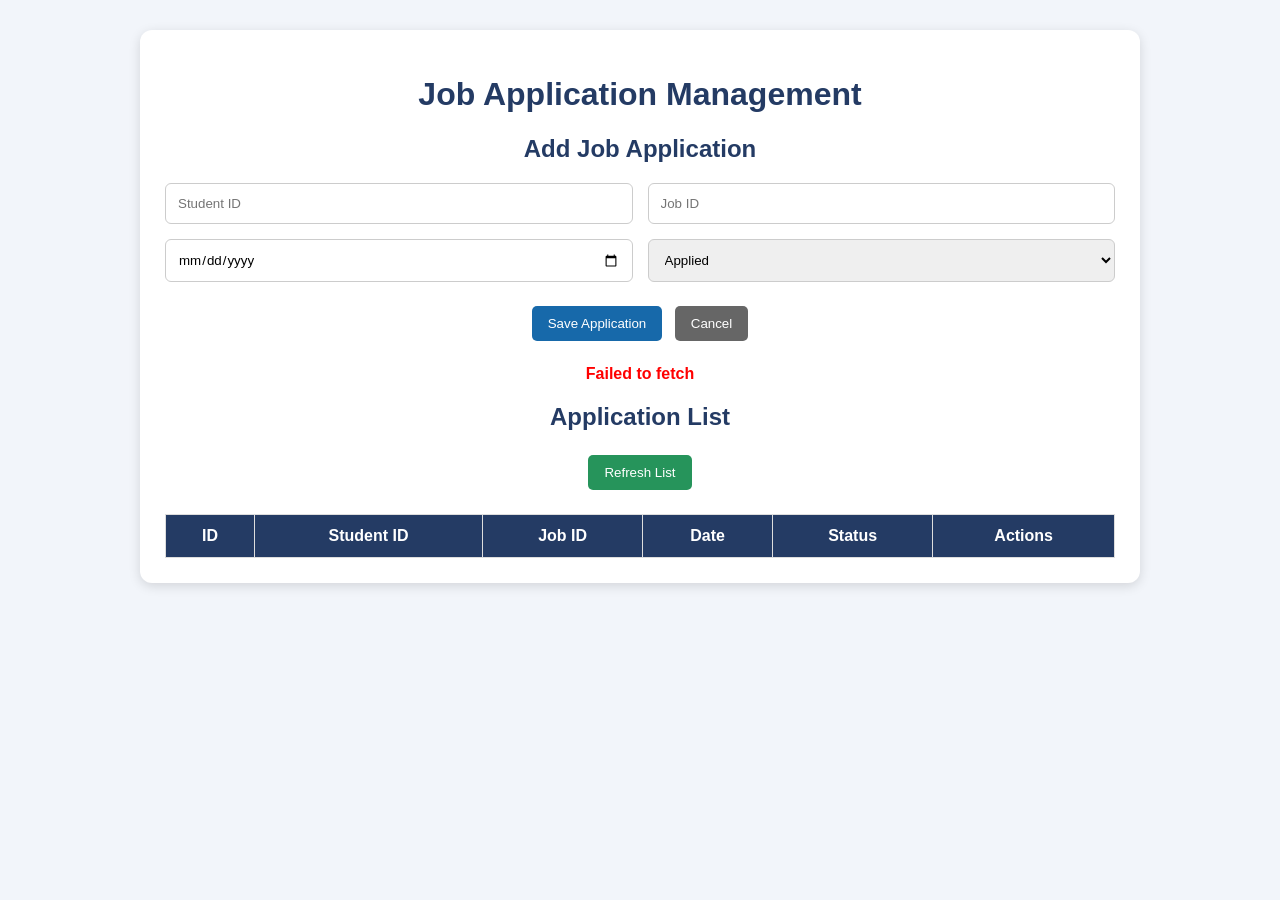
<file: src/main/resources/static/placement/application.html>
<!DOCTYPE html>
<html lang="en">
<head>
    <meta charset="UTF-8">
    <meta name="viewport" content="width=device-width, initial-scale=1.0">
    <title>Job Application Management</title>

    <style>
        * {
            box-sizing: border-box;
            font-family: Arial, sans-serif;
        }

        body {
            margin: 0;
            padding: 30px;
            background: #f2f5fa;
        }

        .container {
            max-width: 1000px;
            margin: auto;
            background: white;
            padding: 25px;
            border-radius: 12px;
            box-shadow: 0 3px 12px #0002;
        }

        h1, h2 {
            text-align: center;
            color: #243b64;
        }

        .form-grid {
            display: grid;
            grid-template-columns: repeat(2, 1fr);
            gap: 15px;
        }

        input, select {
            width: 100%;
            padding: 12px;
            border: 1px solid #ccc;
            border-radius: 6px;
        }

        button {
            padding: 10px 16px;
            border: none;
            border-radius: 5px;
            cursor: pointer;
            color: white;
            margin: 4px;
        }

        .save { background: #1769aa; }
        .edit { background: #e49b16; }
        .delete { background: #d93636; }
        .view { background: #26945b; }
        .cancel { background: #666; }

        .actions {
            text-align: center;
            margin: 20px 0;
        }

        table {
            width: 100%;
            border-collapse: collapse;
            margin-top: 20px;
        }

        th, td {
            padding: 12px;
            border: 1px solid #ddd;
            text-align: center;
        }

        th {
            background: #243b64;
            color: white;
        }

        tr:nth-child(even) {
            background: #f4f6fa;
        }

        #message {
            text-align: center;
            margin: 12px;
            font-weight: bold;
        }

        @media(max-width: 650px) {
            body { padding: 10px; }
            .form-grid { grid-template-columns: 1fr; }
            table { font-size: 12px; }
            th, td { padding: 7px; }
        }
    </style>
</head>

<body>

<div class="container">

    <h1>Job Application Management</h1>

    <h2 id="formTitle">Add Job Application</h2>

    <div class="form-grid">
        <input type="number" id="studentId" placeholder="Student ID" min="1">
        <input type="number" id="jobId" placeholder="Job ID" min="1">
        <input type="date" id="applicationDate">

        <select id="status">
            <option value="Applied">Applied</option>
            <option value="Shortlisted">Shortlisted</option>
            <option value="Selected">Selected</option>
            <option value="Rejected">Rejected</option>
        </select>
    </div>

    <div class="actions">
        <button class="save" onclick="saveApplication()">Save Application</button>
        <button class="cancel" onclick="resetForm()">Cancel</button>
    </div>

    <p id="message"></p>

    <h2>Application List</h2>

    <div class="actions">
        <button class="view" onclick="loadApplications()">Refresh List</button>
    </div>

    <table>
        <thead>
            <tr>
                <th>ID</th>
                <th>Student ID</th>
                <th>Job ID</th>
                <th>Date</th>
                <th>Status</th>
                <th>Actions</th>
            </tr>
        </thead>

        <tbody id="applicationTable"></tbody>
    </table>

</div>

<script>
    const API = "http://localhost:8080/api/applications";

    let editId = null;

    async function loadApplications() {
        try {
            const response = await fetch(API);

            if (!response.ok) {
                throw new Error("Unable to load applications");
            }

            const applications = await response.json();
            const table = document.getElementById("applicationTable");

            table.innerHTML = "";

            applications.forEach(app => {
                const row = document.createElement("tr");

                const values = [
                    app.id,
                    app.studentId,
                    app.jobId,
                    app.applicationDate,
                    app.status
                ];

                values.forEach(value => {
                    const td = document.createElement("td");
                    td.textContent = value ?? "";
                    row.appendChild(td);
                });

                const actions = document.createElement("td");

                const editButton = document.createElement("button");
                editButton.textContent = "Edit";
                editButton.className = "edit";
                editButton.onclick = () => editApplication(app.id);

                const deleteButton = document.createElement("button");
                deleteButton.textContent = "Delete";
                deleteButton.className = "delete";
                deleteButton.onclick = () => deleteApplication(app.id);

                actions.appendChild(editButton);
                actions.appendChild(deleteButton);
                row.appendChild(actions);

                table.appendChild(row);
            });

        } catch (error) {
            showMessage(error.message, true);
        }
    }

    async function saveApplication() {
        const studentId = document.getElementById("studentId").value;
        const jobId = document.getElementById("jobId").value;
        const applicationDate = document.getElementById("applicationDate").value;
        const status = document.getElementById("status").value;

        if (!studentId || !jobId || !applicationDate) {
            showMessage("Please fill all fields", true);
            return;
        }

        const application = {
            studentId: Number(studentId),
            jobId: Number(jobId),
            applicationDate: applicationDate,
            status: status
        };

        try {
            const url = editId ? API + "/" + editId : API;
            const method = editId ? "PUT" : "POST";

            const response = await fetch(url, {
                method: method,
                headers: {
                    "Content-Type": "application/json"
                },
                body: JSON.stringify(application)
            });

            if (!response.ok) {
                throw new Error("Unable to save application");
            }

            showMessage(editId ? "Application Updated Successfully" :
                "Application Added Successfully");

            resetForm();
            loadApplications();

        } catch (error) {
            showMessage(error.message, true);
        }
    }

    async function editApplication(id) {
        try {
            const response = await fetch(API + "/" + id);

            if (!response.ok) {
                throw new Error("Application not found");
            }

            const app = await response.json();

            editId = id;

            document.getElementById("studentId").value = app.studentId;
            document.getElementById("jobId").value = app.jobId;
            document.getElementById("applicationDate").value = app.applicationDate;
            document.getElementById("status").value = app.status;

            document.getElementById("formTitle").textContent =
                "Edit Job Application";

            window.scrollTo({ top: 0, behavior: "smooth" });

        } catch (error) {
            showMessage(error.message, true);
        }
    }

    async function deleteApplication(id) {
        if (!confirm("Are you sure you want to delete this application?")) {
            return;
        }

        try {
            const response = await fetch(API + "/" + id, {
                method: "DELETE"
            });

            if (!response.ok) {
                throw new Error("Unable to delete application");
            }

            showMessage("Application Deleted Successfully");
            loadApplications();

        } catch (error) {
            showMessage(error.message, true);
        }
    }

    function resetForm() {
        editId = null;

        document.getElementById("studentId").value = "";
        document.getElementById("jobId").value = "";
        document.getElementById("applicationDate").value = "";
        document.getElementById("status").value = "Applied";

        document.getElementById("formTitle").textContent =
            "Add Job Application";
    }

    function showMessage(message, isError = false) {
        const element = document.getElementById("message");
        element.textContent = message;
        element.style.color = isError ? "red" : "green";
    }

    loadApplications();
</script>

</body>
</html>
</file>
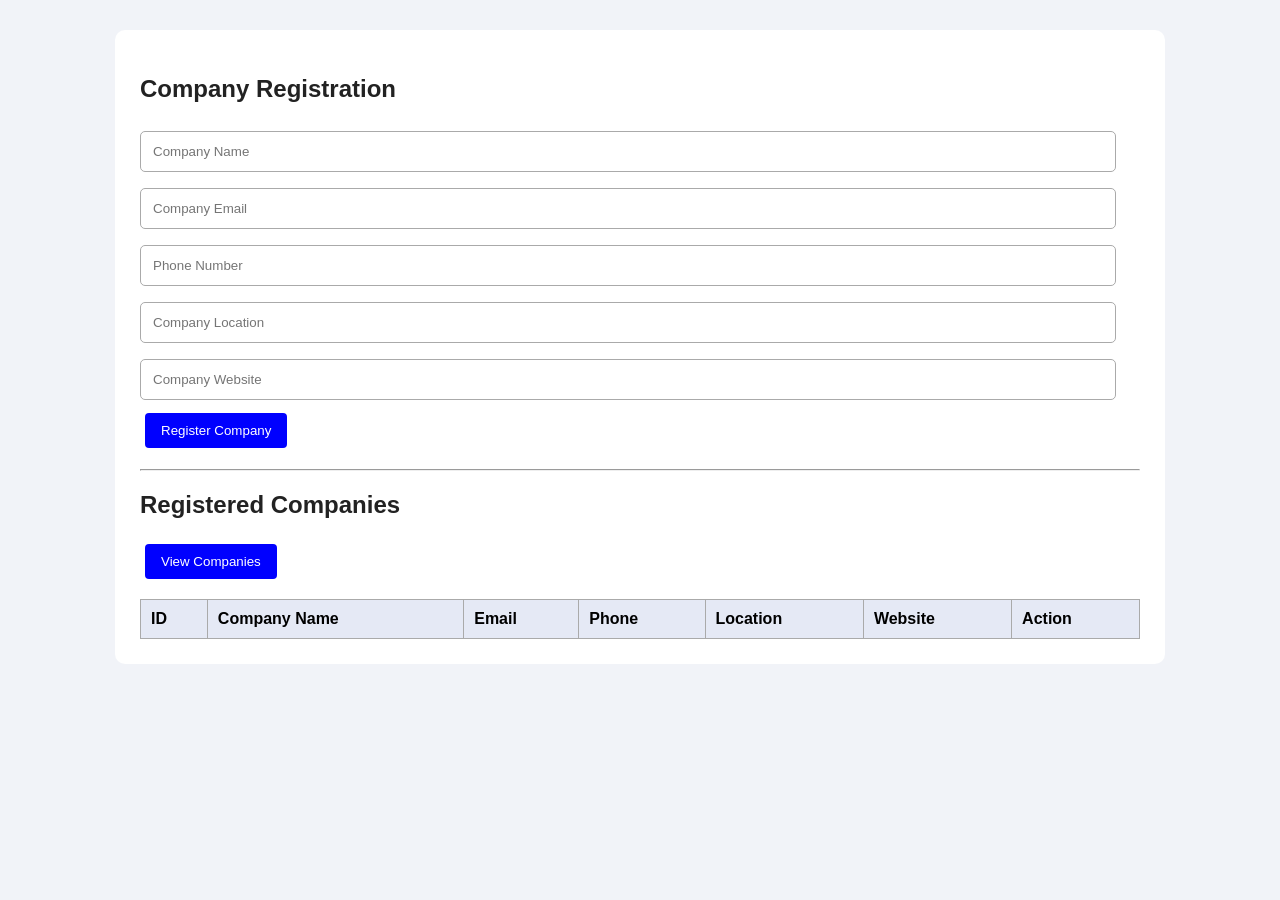
<file: src/main/resources/static/placement/company.html>
<!DOCTYPE html>
<html lang="en">
<head>
    <meta charset="UTF-8">
    <meta name="viewport" content="width=device-width, initial-scale=1.0">
    <title>Company Management</title>

    <style>
        body {
            font-family: Arial, sans-serif;
            background: #f1f3f8;
            margin: 0;
            padding: 30px;
        }

        .container {
            max-width: 1000px;
            margin: auto;
            background: white;
            padding: 25px;
            border-radius: 10px;
        }

        h2 {
            color: #222;
        }

        input {
            width: 95%;
            padding: 12px;
            margin: 8px 0;
            border: 1px solid #aaa;
            border-radius: 5px;
        }

        button {
            background: blue;
            color: white;
            border: none;
            padding: 10px 16px;
            margin: 5px;
            cursor: pointer;
            border-radius: 4px;
        }

        .delete {
            background: red;
        }

        table {
            width: 100%;
            border-collapse: collapse;
            margin-top: 15px;
        }

        th, td {
            border: 1px solid #aaa;
            padding: 10px;
            text-align: left;
        }

        th {
            background: #e5e9f5;
        }

        #message {
            color: green;
            font-weight: bold;
        }
    </style>
</head>

<body>

<div class="container">

    <h2>Company Registration</h2>

    <form id="companyForm">

        <input type="text" id="companyName"
               placeholder="Company Name" required>

        <input type="email" id="email"
               placeholder="Company Email" required>

        <input type="text" id="phone"
               placeholder="Phone Number" required>

        <input type="text" id="location"
               placeholder="Company Location" required>

        <input type="url" id="website"
               placeholder="Company Website">

        <button type="submit">Register Company</button>

    </form>

    <p id="message"></p>

    <hr>

    <h2>Registered Companies</h2>

    <button onclick="loadCompanies()">View Companies</button>

    <table>
        <thead>
            <tr>
                <th>ID</th>
                <th>Company Name</th>
                <th>Email</th>
                <th>Phone</th>
                <th>Location</th>
                <th>Website</th>
                <th>Action</th>
            </tr>
        </thead>

        <tbody id="companyTable"></tbody>
    </table>

</div>

<script>

const API = "http://localhost:8080/api/companies";

// Register Company
document.getElementById("companyForm")
.addEventListener("submit", async function(e) {

    e.preventDefault();

    const company = {
        companyName: document.getElementById("companyName").value,
        email: document.getElementById("email").value,
        phone: document.getElementById("phone").value,
        location: document.getElementById("location").value,
        website: document.getElementById("website").value
    };

    try {
        const response = await fetch(API, {
            method: "POST",
            headers: {
                "Content-Type": "application/json"
            },
            body: JSON.stringify(company)
        });

        if (!response.ok) {
            throw new Error("Registration Failed");
        }

        document.getElementById("message").innerText =
            "Company Registered Successfully!";

        document.getElementById("companyForm").reset();

        loadCompanies();

    } catch (error) {
        document.getElementById("message").innerText =
            error.message;
    }
});


// Display All Companies
async function loadCompanies() {

    try {
        const response = await fetch(API);

        if (!response.ok) {
            throw new Error("Unable to load companies");
        }

        const companies = await response.json();

        const table = document.getElementById("companyTable");
        table.innerHTML = "";

        companies.forEach(company => {

            const row = document.createElement("tr");

            [
                company.id,
                company.companyName,
                company.email,
                company.phone,
                company.location,
                company.website
            ].forEach(value => {

                const cell = document.createElement("td");
                cell.textContent = value ?? "";
                row.appendChild(cell);
            });

            const actionCell = document.createElement("td");

            const editButton = document.createElement("button");
            editButton.textContent = "Edit";
            editButton.onclick = () => editCompany(company.id);

            const deleteButton = document.createElement("button");
            deleteButton.textContent = "Delete";
            deleteButton.className = "delete";
            deleteButton.onclick = () => deleteCompany(company.id);

            actionCell.appendChild(editButton);
            actionCell.appendChild(deleteButton);

            row.appendChild(actionCell);
            table.appendChild(row);
        });

    } catch (error) {
        alert(error.message);
    }
}


// Edit Company
async function editCompany(id) {

    try {
        const response = await fetch(API + "/" + id);

        if (!response.ok) {
            throw new Error("Company Not Found");
        }

        const company = await response.json();

        const companyName = prompt("Company Name:", company.companyName);
        if (companyName === null) return;

        const email = prompt("Email:", company.email);
        if (email === null) return;

        const phone = prompt("Phone:", company.phone);
        if (phone === null) return;

        const location = prompt("Location:", company.location);
        if (location === null) return;

        const website = prompt("Website:", company.website);
        if (website === null) return;

        const updatedCompany = {
            companyName,
            email,
            phone,
            location,
            website
        };

        const updateResponse = await fetch(API + "/" + id, {
            method: "PUT",
            headers: {
                "Content-Type": "application/json"
            },
            body: JSON.stringify(updatedCompany)
        });

        if (!updateResponse.ok) {
            throw new Error("Update Failed");
        }

        alert("Company Updated Successfully!");
        loadCompanies();

    } catch (error) {
        alert(error.message);
    }
}


// Delete Company
async function deleteCompany(id) {

    if (!confirm("Are you sure you want to delete this company?")) {
        return;
    }

    try {
        const response = await fetch(API + "/" + id, {
            method: "DELETE"
        });

        if (!response.ok) {
            throw new Error("Delete Failed");
        }

        alert("Company Deleted Successfully!");
        loadCompanies();

    } catch (error) {
        alert(error.message);
    }
}

// Load companies when page opens
loadCompanies();

</script>

</body>
</html>
</file>
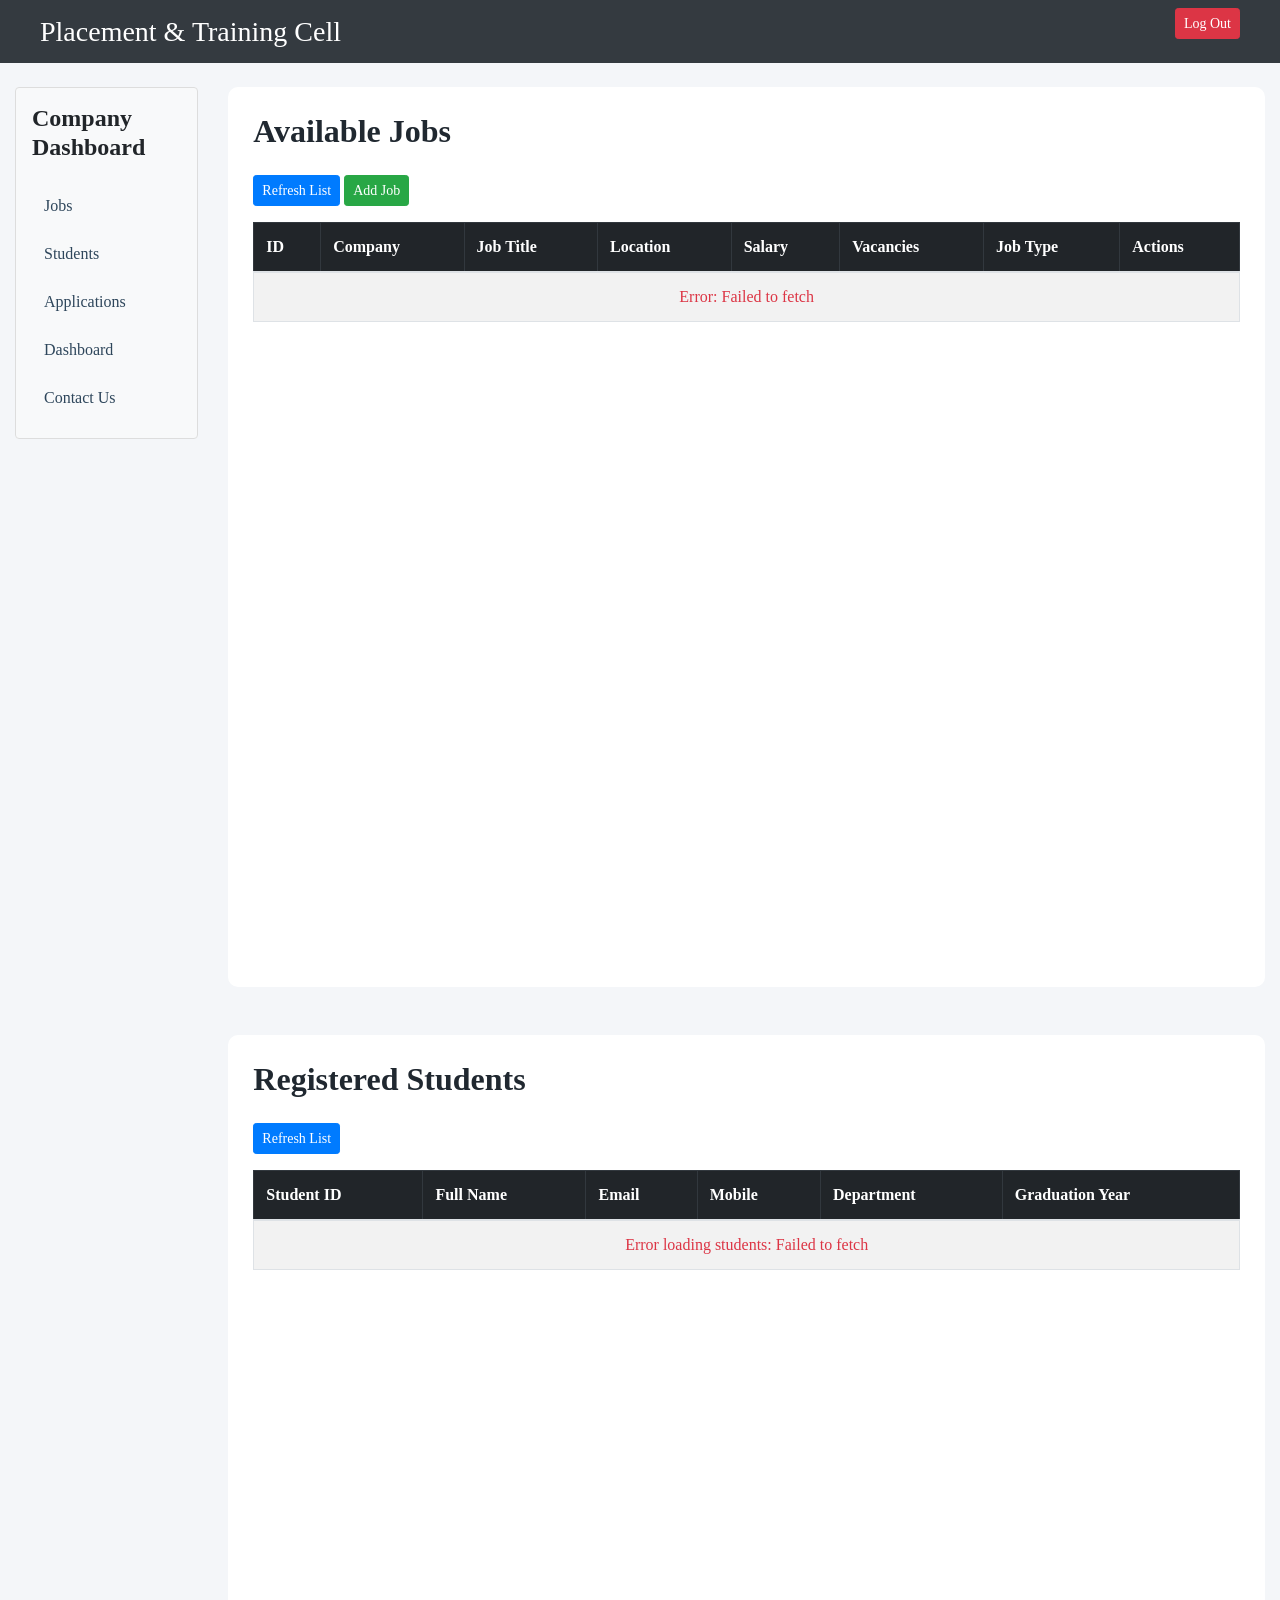
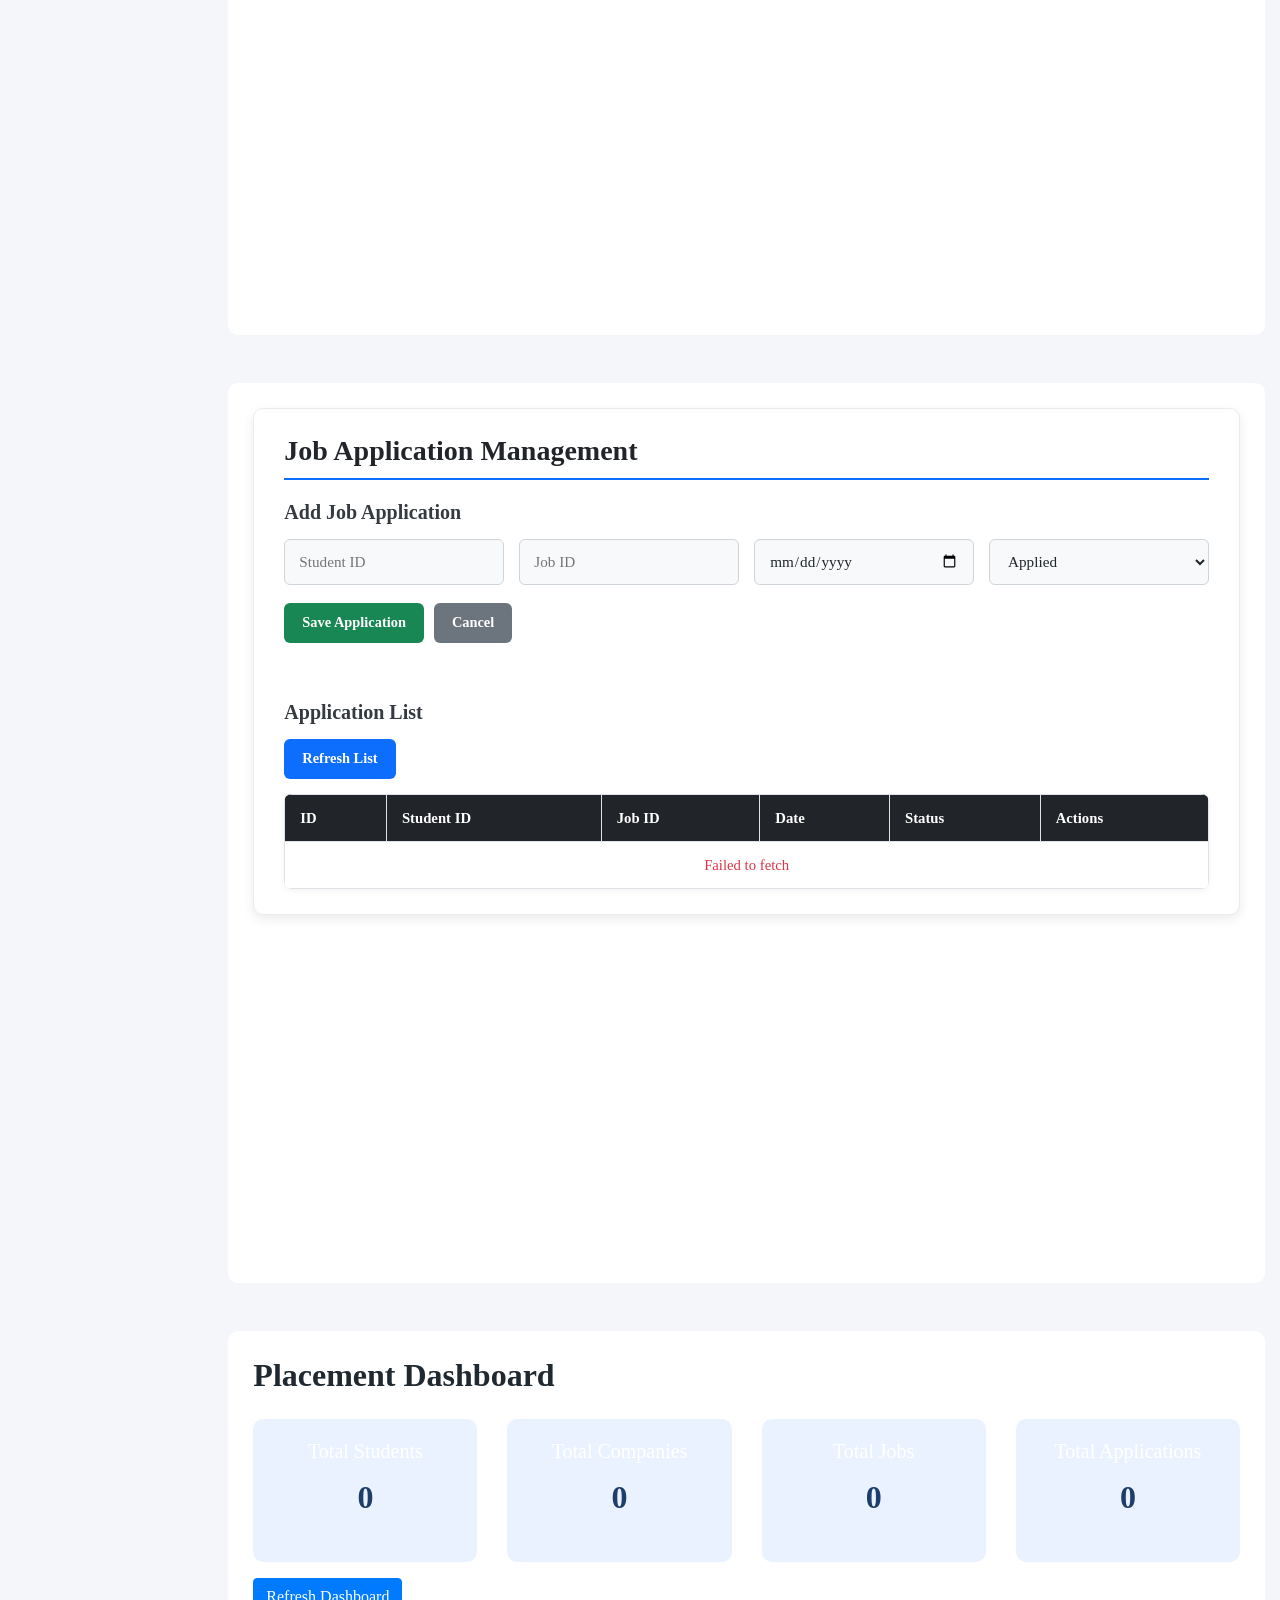
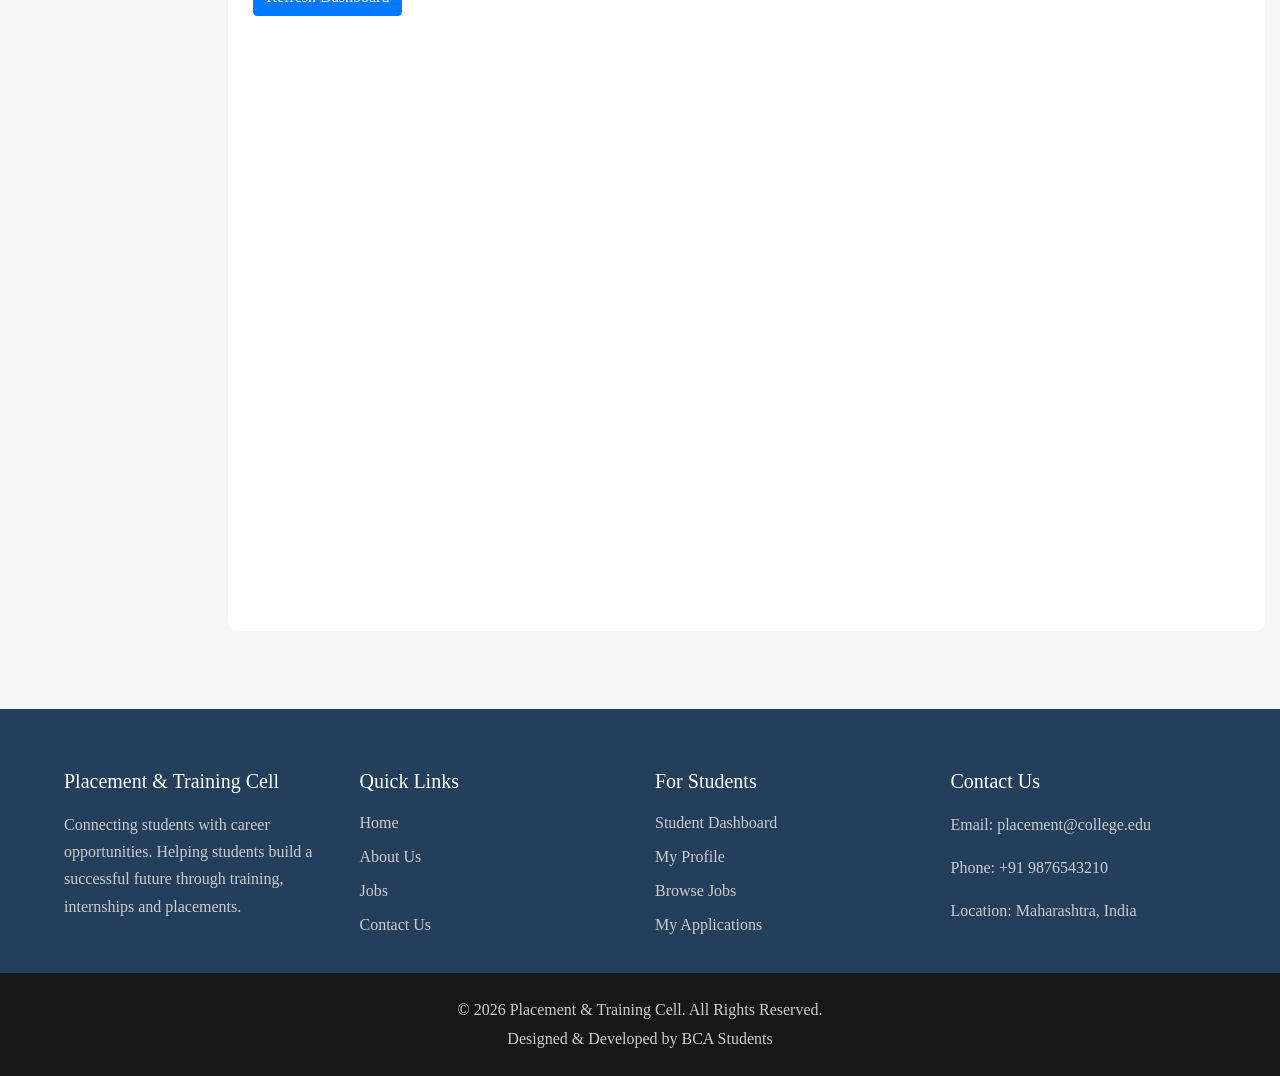
<file: src/main/resources/static/placement/companydashboard.html>
<!DOCTYPE html>
<html lang="en">

<head>
    <meta charset="UTF-8">
    <meta name="viewport" content="width=device-width, initial-scale=1.0">
    <title>Placement Management System</title>
    <link href="css/bootstrap.min.css" rel="stylesheet">
    <link href="style.css" rel="stylesheet">
</head>

<body>

    <!-- Navigation Bar -->
    <nav class="navbar navbar-dark bg-dark sticky-top">
        <div class="container-fluid px-4">
            <h3 class="text-white mb-0">Placement & Training Cell</h3>
            <a href="index.html" class="btn btn-danger btn-sm mb-3">
                            Log Out
                        </a>
        </div>
    </nav>

    <!-- Main Layout -->
    <div class="container-fluid mt-4">
        <div class="row">

            <!-- Sidebar -->
            <div class="col-md-2">
                <div class="sidebar p-3 bg-light rounded position-sticky" style="top: 80px;">
                    <h4>Company Dashboard</h4>
                    <ul class="nav flex-column">
                        <!-- <li class="nav-item">
                            <a class="nav-link" href="company.html">profile</a>
                        </li> -->
                        <li class="nav-item"><a class="nav-link" href="#job">Jobs</a></li>
                        <li class="nav-item"><a class="nav-link" href="#studentsSection">Students</a></li>
                        <li class="nav-item"><a class="nav-link" href="#application">Applications</a></li>
                        <li class="nav-item"><a class="nav-link" href="#dashboard">Dashboard</a></li>
                        <li class="nav-item"><a class="nav-link" href="#contact">Contact Us</a></li>
                    </ul>
                </div>
            </div>

            

            <!-- Main Content -->
            <div class="col-md-10">

                <!-- JOB SECTION -->
                <section id="job">
                    <h2>Available Jobs</h2>
                    <div class="table-box">
                        <button class="btn btn-primary btn-sm mb-3" onclick="loadJobs()">
                            Refresh List
                        </button>
                        <a href="Job.html" class="btn btn-success btn-sm mb-3">
                            Add Job
                        </a>

                        <div class="table-responsive">
                            <table class="table table-bordered table-striped">
                                <thead class="table-dark">
                                    <tr>
                                        <th>ID</th>
                                        <th>Company</th>
                                        <th>Job Title</th>
                                        <th>Location</th>
                                        <th>Salary</th>
                                        <th>Vacancies</th>
                                        <th>Job Type</th>
                                        <th>Actions</th>
                                    </tr>
                                </thead>
                                <tbody id="jobTable">
                                    <tr>
                                        <td colspan="8" class="text-center">Loading Jobs...</td>
                                    </tr>
                                </tbody>
                            </table>
                        </div>
                    </div>

                    <!-- Job Details Modal -->
                    <div id="viewModal" class="modal" tabindex="-1" style="background: rgba(0,0,0,0.5);">
                        <div class="modal-dialog">
                            <div class="modal-content p-3">
                                <div class="d-flex justify-content-between mb-3">
                                    <h5>Job Details</h5>
                                    <button class="btn btn-danger btn-sm" onclick="closeView()">Close</button>
                                </div>
                                <div id="jobDetails"></div>
                            </div>
                        </div>
                    </div>
                </section>

                <!-- STUDENTS SECTION -->
                <section id="studentsSection" class="mt-5">
                    <h2>Registered Students</h2>
                    <button type="button" class="btn btn-primary btn-sm mb-3" onclick="loadStudents()">
                        Refresh List
                    </button>

                    <div class="table-responsive">
                        <table class="table table-bordered table-striped">
                            <thead class="table-dark">
                                <tr>
                                    <th>Student ID</th>
                                    <th>Full Name</th>
                                    <th>Email</th>
                                    <th>Mobile</th>
                                    <th>Department</th>
                                    <th>Graduation Year</th>
                                </tr>
                            </thead>
                            <tbody id="studentTableBody">
                                <tr>
                                    <td colspan="6" class="text-center">Loading students...</td>
                                </tr>
                            </tbody>
                        </table>
                    </div>
                </section>

                <!-- APPLICATION SECTION -->
                <section id="application" class="mt-5">
                    <div class="container">

                        <h1>Job Application Management</h1>

                        <h2 id="formTitle">Add Job Application</h2>

                        <div class="form-grid">
                            <input type="number" id="studentId" placeholder="Student ID" min="1">
                            <input type="number" id="jobId" placeholder="Job ID" min="1">
                            <input type="date" id="applicationDate">

                            <select id="status">
                                <option value="Applied">Applied</option>
                                <option value="Shortlisted">Shortlisted</option>
                                <option value="Selected">Selected</option>
                                <option value="Rejected">Rejected</option>
                            </select>
                        </div>

                        <div class="actions">
                            <button class="save" onclick="saveApplication()">Save Application</button>
                            <button class="cancel" onclick="resetForm()">Cancel</button>
                        </div>

                        <p id="message"></p>

                        <h2>Application List</h2>

                        <div class="actions">
                            <button class="view" onclick="loadApplications()">Refresh List</button>
                        </div>

                        <table>
                            <thead>
                                <tr>
                                    <th>ID</th>
                                    <th>Student ID</th>
                                    <th>Job ID</th>
                                    <th>Date</th>
                                    <th>Status</th>
                                    <th>Actions</th>
                                </tr>
                            </thead>

                            <tbody id="applicationTable"></tbody>
                        </table>

                    </div>
                </section>

                <!-- DASHBOARD SECTION -->
                <section id="dashboard" class="mt-5">
                    <h2>Placement Dashboard</h2>
                    <div class="row g-3">
                        <div class="col-md-3">
                            <div class="card dashboard-card">
                                <div class="card-body">
                                    <h5>Total Students</h5>
                                    <h2 id="totalStudents">0</h2>
                                </div>
                            </div>
                        </div>
                        <div class="col-md-3">
                            <div class="card dashboard-card">
                                <div class="card-body">
                                    <h5>Total Companies</h5>
                                    <h2 id="totalCompanies">0</h2>
                                </div>
                            </div>
                        </div>
                        <div class="col-md-3">
                            <div class="card dashboard-card">
                                <div class="card-body">
                                    <h5>Total Jobs</h5>
                                    <h2 id="totalJobs">0</h2>
                                </div>
                            </div>
                        </div>
                        <div class="col-md-3">
                            <div class="card dashboard-card">
                                <div class="card-body">
                                    <h5>Total Applications</h5>
                                    <h2 id="totalApplications">0</h2>
                                </div>
                            </div>
                        </div>
                    </div>

                    <button class="btn btn-primary mt-3" onclick="loadDashboard()">
                        Refresh Dashboard
                    </button>
                </section>

            </div>
        </div>
    </div>

    <!-- FOOTER -->
    <footer class="footer mt-5" id="contact">
        <div class="footer-container">
            <div class="footer-section">
                <h3>Placement & Training Cell</h3>
                <p>
                    Connecting students with career opportunities.
                    Helping students build a successful future through
                    training, internships and placements.
                </p>
            </div>

            <div class="footer-section">
                <h3>Quick Links</h3>
                <ul>
                    <li><a href="index.html">Home</a></li>
                    <li><a href="about.html">About Us</a></li>
                    <li><a href="#job">Jobs</a></li>
                    <li><a href="#contact">Contact Us</a></li>
                </ul>
            </div>

            <div class="footer-section">
                <h3>For Students</h3>
                <ul>
                    <li><a href="student-dashboard.html">Student Dashboard</a></li>
                    <li><a href="view-profile.html">My Profile</a></li>
                    <li><a href="#job">Browse Jobs</a></li>
                    <li><a href="my-applications.html">My Applications</a></li>
                </ul>
            </div>

            <div class="footer-section" id="footerContact">
                <h3>Contact Us</h3>
                <p>Email: placement@college.edu</p>
                <p>Phone: +91 9876543210</p>
                <p>Location: Maharashtra, India</p>
            </div>
        </div>

        <div class="footer-bottom">
            <p>&copy; 2026 Placement & Training Cell. All Rights Reserved.</p>
            <p>Designed & Developed by BCA Students</p>
        </div>
    </footer>

    <!-- Bootstrap JS -->
    <script src="js/bootstrap.bundle.min.js"></script>

    <script>
        const JOBS_API = "http://localhost:8080/api/jobs";
        const COMPANIES_API = "http://localhost:8080/api/companies";
        const APPLICATIONS_API = "http://localhost:8080/api/applications";
        const STUDENTS_API = "http://localhost:8080/api/stdinfo";

        // 1. LOAD ALL JOBS
        async function loadJobs() {
            const table = document.getElementById("jobTable");
            try {
                const response = await fetch(JOBS_API);
                if (!response.ok) throw new Error("Unable to load jobs");

                const jobs = await response.json();
                table.innerHTML = "";

                if (jobs.length === 0) {
                    table.innerHTML = `<tr><td colspan="8" class="text-center">No Jobs Available</td></tr>`;
                    return;
                }

                jobs.forEach(job => {
                    const row = document.createElement("tr");
                    const values = [
                        job.id,
                        job.companyName,
                        job.jobTitle,
                        job.location,
                        job.salary,
                        job.vacancies,
                        job.jobType
                    ];

                    values.forEach(value => {
                        const cell = document.createElement("td");
                        cell.textContent = value ?? "";
                        row.appendChild(cell);
                    });

                    const actionCell = document.createElement("td");
                    const viewButton = document.createElement("button");
                    viewButton.textContent = "View";
                    viewButton.className = "btn btn-info btn-sm text-white";
                    viewButton.onclick = () => viewJob(job.id);

                    actionCell.appendChild(viewButton);
                    row.appendChild(actionCell);
                    table.appendChild(row);
                });
            } catch (error) {
                table.innerHTML = `<tr><td colspan="8" class="text-center text-danger">Error: ${error.message}</td></tr>`;
            }
        }

        // 2. VIEW SINGLE JOB DETAILS
        async function viewJob(id) {
            try {
                const response = await fetch(`${JOBS_API}/${id}`);
                if (!response.ok) throw new Error("Unable to load job details");

                const job = await response.json();
                const details = document.getElementById("jobDetails");
                details.innerHTML = "";

                const fields = [
                    ["ID", job.id],
                    ["Company", job.companyName],
                    ["Job Title", job.jobTitle],
                    ["Location", job.location],
                    ["Salary", job.salary],
                    ["Vacancies", job.vacancies],
                    ["Job Type", job.jobType],
                    ["Description", job.description ?? "No description provided."]
                ];

                fields.forEach(([label, val]) => {
                    const p = document.createElement("p");
                    const strong = document.createElement("strong");
                    strong.textContent = `${label}: `;
                    p.appendChild(strong);
                    p.appendChild(document.createTextNode(val ?? ""));
                    details.appendChild(p);
                });

                document.getElementById("viewModal").style.display = "block";
            } catch (error) {
                alert("Error: " + error.message);
            }
        }

        function closeView() {
            document.getElementById("viewModal").style.display = "none";
        }

        // 3. LOAD STUDENT LIST
        async function loadStudents() {
            const tbody = document.getElementById("studentTableBody");
            try {
                const response = await fetch(STUDENTS_API);
                if (!response.ok) throw new Error("Unable to fetch student list");

                const students = await response.json();
                tbody.innerHTML = "";

                if (!students || students.length === 0) {
                    tbody.innerHTML = `<tr><td colspan="6" class="text-center">No student profiles found.</td></tr>`;
                    return;
                }

                students.forEach(student => {
                    const row = document.createElement("tr");
                    const fields = [
                        student.studentId ?? student.id,
                        student.fullName,
                        student.email,
                        student.phone,
                        student.department,
                        student.graduationYear
                    ];

                    fields.forEach(value => {
                        const td = document.createElement("td");
                        td.textContent = value ?? "";
                        row.appendChild(td);
                    });

                    tbody.appendChild(row);
                });
            } catch (error) {
                tbody.innerHTML = `<tr><td colspan="6" class="text-center text-danger">Error loading students: ${error.message}</td></tr>`;
            }
        }

        // 4. LOAD ALL APPLICATIONS
        async function loadApplications() {
            const table = document.getElementById("applicationTable");
            try {
                table.innerHTML = `<tr><td colspan="5" class="text-center">Loading Applications...</td></tr>`;
                const response = await fetch(APPLICATIONS_API);
                if (!response.ok) throw new Error("Unable to load applications");

                const applications = await response.json();
                table.innerHTML = "";

                if (applications.length === 0) {
                    table.innerHTML = `<tr><td colspan="5" class="text-center">No Applications Found</td></tr>`;
                    return;
                }

                applications.forEach(app => {
                    const row = document.createElement("tr");
                    const values = [
                        app.id,
                        app.studentId,
                        app.jobId,
                        app.applicationDate,
                        app.status
                    ];

                    values.forEach(value => {
                        const td = document.createElement("td");
                        td.textContent = value ?? "";
                        row.appendChild(td);
                    });

                    table.appendChild(row);
                });
            } catch (error) {
                table.innerHTML = `<tr><td colspan="5" class="text-center text-danger">${error.message}</td></tr>`;
            }
        }

        // 5. LOAD DASHBOARD COUNTS
        async function loadDashboard() {
            try {
                const [s, c, j, a] = await Promise.all([
                    fetch(STUDENTS_API),
                    fetch(COMPANIES_API),
                    fetch(JOBS_API),
                    fetch(APPLICATIONS_API)
                ]);

                if (s.ok) {
                    const students = await s.json();
                    document.getElementById("totalStudents").textContent = students.length;
                }
                if (c.ok) {
                    const companies = await c.json();
                    document.getElementById("totalCompanies").textContent = companies.length;
                }
                if (j.ok) {
                    const jobs = await j.json();
                    document.getElementById("totalJobs").textContent = jobs.length;
                }
                if (a.ok) {
                    const applications = await a.json();
                    document.getElementById("totalApplications").textContent = applications.length;
                }
            } catch (error) {
                console.error("Dashboard error:", error);
            }
        }

        // INITIALIZE PAGE DATA ONCE
        window.addEventListener("DOMContentLoaded", () => {
            loadJobs();
            loadStudents();
            loadApplications();
            loadDashboard();
        });
        let editId = null;

        // 4. LOAD ALL APPLICATIONS
        async function loadApplications() {
            const table = document.getElementById("applicationTable");
            try {
                table.innerHTML = `<tr><td colspan="6" class="text-center">Loading Applications...</td></tr>`;
                const response = await fetch(APPLICATIONS_API);
                if (!response.ok) throw new Error("Unable to load applications");

                const applications = await response.json();
                table.innerHTML = "";

                if (applications.length === 0) {
                    table.innerHTML = `<tr><td colspan="6" class="text-center">No Applications Found</td></tr>`;
                    return;
                }

                applications.forEach(app => {
                    const row = document.createElement("tr");
                    const values = [
                        app.id,
                        app.studentId,
                        app.jobId,
                        app.applicationDate,
                        app.status
                    ];

                    values.forEach(value => {
                        const td = document.createElement("td");
                        td.textContent = value ?? "";
                        row.appendChild(td);
                    });

                    // Action Buttons (Edit & Delete)
                    const actionTd = document.createElement("td");

                    const editBtn = document.createElement("button");
                    editBtn.textContent = "Edit";
                    editBtn.className = "btn btn-warning btn-sm me-2";
                    editBtn.onclick = () => editApplication(app.id);

                    const deleteBtn = document.createElement("button");
                    deleteBtn.textContent = "Delete";
                    deleteBtn.className = "btn btn-danger btn-sm";
                    deleteBtn.onclick = () => deleteApplication(app.id);

                    actionTd.appendChild(editBtn);
                    actionTd.appendChild(deleteBtn);
                    row.appendChild(actionTd);

                    table.appendChild(row);
                });
            } catch (error) {
                table.innerHTML = `<tr><td colspan="6" class="text-center text-danger">${error.message}</td></tr>`;
            }
        }

        // 5. LOAD DASHBOARD COUNTS
        async function loadDashboard() {
            try {
                const [s, c, j, a] = await Promise.all([
                    fetch(STUDENTS_API),
                    fetch(COMPANIES_API),
                    fetch(JOBS_API),
                    fetch(APPLICATIONS_API)
                ]);

                if (s.ok) {
                    const students = await s.json();
                    document.getElementById("totalStudents").textContent = students.length;
                }
                if (c.ok) {
                    const companies = await c.json();
                    document.getElementById("totalCompanies").textContent = companies.length;
                }
                if (j.ok) {
                    const jobs = await j.json();
                    document.getElementById("totalJobs").textContent = jobs.length;
                }
                if (a.ok) {
                    const applications = await a.json();
                    document.getElementById("totalApplications").textContent = applications.length;
                }
            } catch (error) {
                console.error("Dashboard error:", error);
            }
        }

        // 6. SAVE OR UPDATE APPLICATION
        async function saveApplication() {
            const studentId = document.getElementById("studentId").value;
            const jobId = document.getElementById("jobId").value;
            const applicationDate = document.getElementById("applicationDate").value;
            const status = document.getElementById("status").value;

            if (!studentId || !jobId || !applicationDate) {
                showMessage("Please fill all fields", true);
                return;
            }

            const application = {
                studentId: Number(studentId),
                jobId: Number(jobId),
                applicationDate: applicationDate,
                status: status
            };

            try {
                const url = editId ? `${APPLICATIONS_API}/${editId}` : APPLICATIONS_API;
                const method = editId ? "PUT" : "POST";

                const response = await fetch(url, {
                    method: method,
                    headers: {
                        "Content-Type": "application/json"
                    },
                    body: JSON.stringify(application)
                });

                if (!response.ok) {
                    throw new Error("Unable to save application");
                }

                showMessage(editId ? "Application Updated Successfully" : "Application Added Successfully");
                resetForm();
                loadApplications();
                loadDashboard(); // Keeps dashboard count in sync

            } catch (error) {
                showMessage(error.message, true);
            }
        }

        // 7. EDIT APPLICATION
        async function editApplication(id) {
            try {
                const response = await fetch(`${APPLICATIONS_API}/${id}`);
                if (!response.ok) {
                    throw new Error("Application not found");
                }

                const app = await response.json();
                editId = id;

                document.getElementById("studentId").value = app.studentId;
                document.getElementById("jobId").value = app.jobId;
                document.getElementById("applicationDate").value = app.applicationDate;
                document.getElementById("status").value = app.status;

                document.getElementById("formTitle").textContent = `Edit Job Application (ID: ${id})`;
                document.getElementById("application").scrollIntoView({ behavior: "smooth" });

            } catch (error) {
                showMessage(error.message, true);
            }
        }

        // 8. DELETE APPLICATION
        async function deleteApplication(id) {
            if (!confirm("Are you sure you want to delete this application?")) {
                return;
            }

            try {
                const response = await fetch(`${APPLICATIONS_API}/${id}`, {
                    method: "DELETE"
                });

                if (!response.ok) {
                    throw new Error("Unable to delete application");
                }

                showMessage("Application Deleted Successfully");
                loadApplications();
                loadDashboard(); // Keeps dashboard count in sync

            } catch (error) {
                showMessage(error.message, true);
            }
        }

        function resetForm() {
            editId = null;
            document.getElementById("studentId").value = "";
            document.getElementById("jobId").value = "";
            document.getElementById("applicationDate").value = "";
            document.getElementById("status").value = "Applied";
            document.getElementById("formTitle").textContent = "Add Job Application";
        }

        function showMessage(message, isError = false) {
            const element = document.getElementById("message");
            element.textContent = message;
            element.style.color = isError ? "red" : "green";
        }

        // INITIALIZE PAGE DATA ONCE
        window.addEventListener("DOMContentLoaded", () => {
            loadJobs();
            loadStudents();
            loadApplications();
            loadDashboard();
        });
    </script>

</body>

</html>
</file>
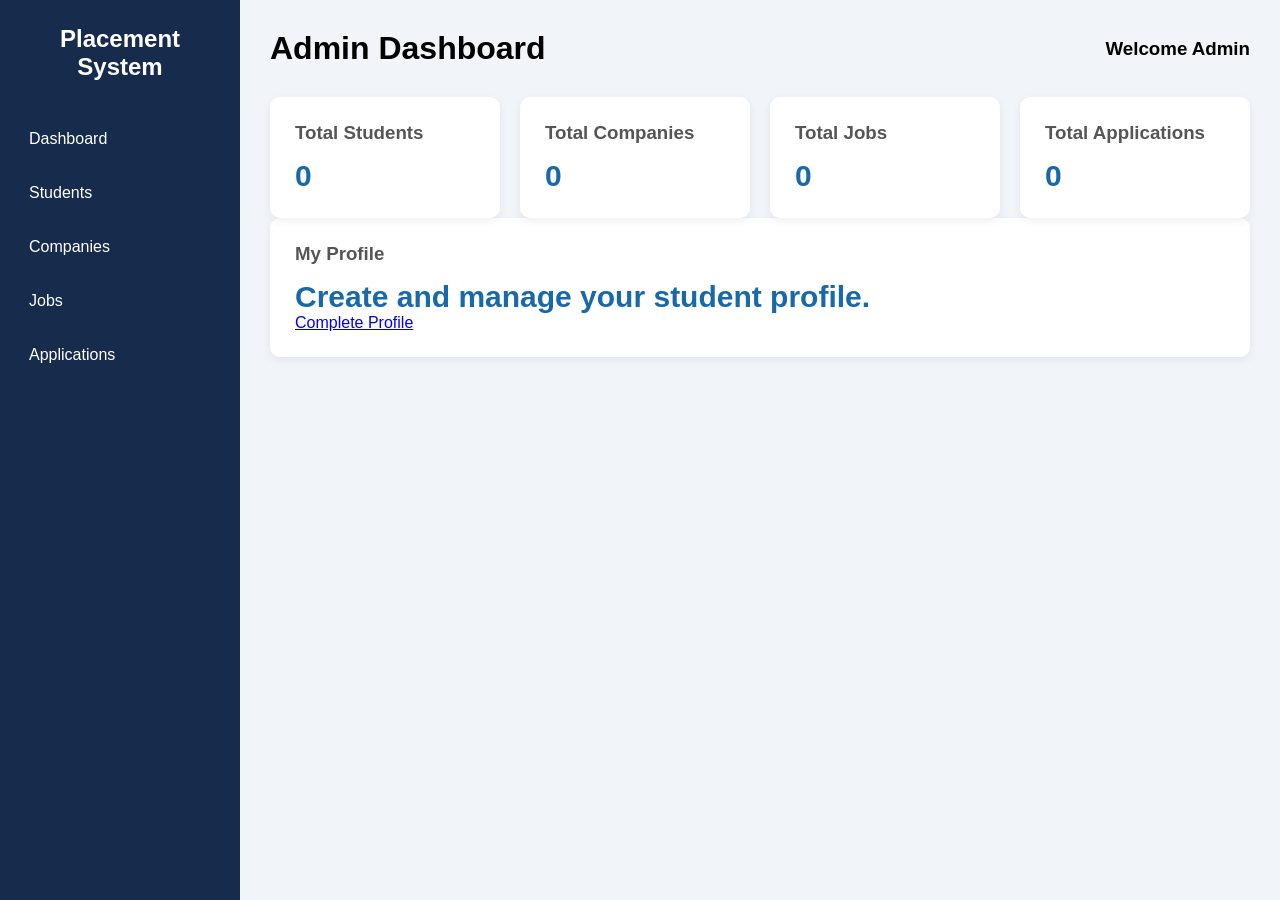
<file: src/main/resources/static/placement/dashboard.html>
<!DOCTYPE html>
<html lang="en">

<head>
    <meta charset="UTF-8">
    <meta name="viewport" content="width=device-width, initial-scale=1.0">
    <title>Placement Management Dashboard</title>

    <style>
        * {
            margin: 0;
            padding: 0;
            box-sizing: border-box;
            font-family: Arial, sans-serif;
        }

        body {
            background: #f1f4f9;
        }

        .sidebar {
            width: 240px;
            height: 100vh;
            background: #172b4d;
            color: white;
            position: fixed;
            padding: 25px 15px;
        }

        .sidebar h2 {
            text-align: center;
            margin-bottom: 35px;
        }

        .sidebar a {
            display: block;
            color: white;
            text-decoration: none;
            padding: 14px;
            margin: 8px 0;
            border-radius: 6px;
        }

        .sidebar a:hover {
            background: #31558b;
        }

        .main {
            margin-left: 240px;
            padding: 30px;
        }

        .header {
            display: flex;
            justify-content: space-between;
            align-items: center;
            margin-bottom: 30px;
        }

        .cards {
            display: grid;
            grid-template-columns: repeat(4, 1fr);
            gap: 20px;
        }

        .card {
            background: white;
            padding: 25px;
            border-radius: 10px;
            box-shadow: 0 3px 10px #0001;
        }

        .card h3 {
            color: #555;
            margin-bottom: 15px;
        }

        .card p {
            font-size: 30px;
            font-weight: bold;
            color: #1769aa;
        }

        @media(max-width: 900px) {
            .cards {
                grid-template-columns: repeat(2, 1fr);
            }
        }

        @media(max-width: 600px) {
            .sidebar {
                width: 100%;
                height: auto;
                position: relative;
            }

            .main {
                margin-left: 0;
            }

            .cards {
                grid-template-columns: 1fr;
            }
        }
    </style>
</head>

<body>

    <div class="sidebar">
        <h2>Placement System</h2>

        <a href="dashboard.html">Dashboard</a>
        <a href="registar.html">Students</a>
        <a href="company.html">Companies</a>
        <a href="Job.html">Jobs</a>
        <a href="application.html">Applications</a>
    </div>

    <div class="main">

        <div class="header">
            <h1>Admin Dashboard</h1>
            <h3>Welcome Admin</h3>
        </div>

        <div class="cards">

            <div class="card">
                <h3>Total Students</h3>
                <p id="students">0</p>
            </div>

            <div class="card">
                <h3>Total Companies</h3>
                <p id="companies">0</p>
            </div>

            <div class="card">
                <h3>Total Jobs</h3>
                <p id="jobs">0</p>
            </div>

            <div class="card">
                <h3>Total Applications</h3>
                <p id="applications">0</p>
            </div>

        </div>
        <div class="card">
            <h3>My Profile</h3>
            <p>Create and manage your student profile.</p>
            <a href="student-profile.html">Complete Profile</a>
        </div>

    </div>

    <script>
        async function loadDashboard() {
            try {
                const [s, c, j, a] = await Promise.all([
                    fetch("http://localhost:8080/api/students"),
                    fetch("http://localhost:8080/api/companies"),
                    fetch("http://localhost:8080/api/jobs"),
                    fetch("http://localhost:8080/api/applications")
                ]);

                if (!s.ok || !c.ok || !j.ok || !a.ok) {
                    throw new Error("Unable to load dashboard data");
                }

                const students = await s.json();
                const companies = await c.json();
                const jobs = await j.json();
                const applications = await a.json();

                document.getElementById("students").textContent = students.length;
                document.getElementById("companies").textContent = companies.length;
                document.getElementById("jobs").textContent = jobs.length;
                document.getElementById("applications").textContent = applications.length;

            } catch (error) {
                console.error(error);
                alert("Dashboard data could not be loaded. Check Spring Boot.");
            }
        }

        loadDashboard();
    </script>

</body>

</html>
</file>
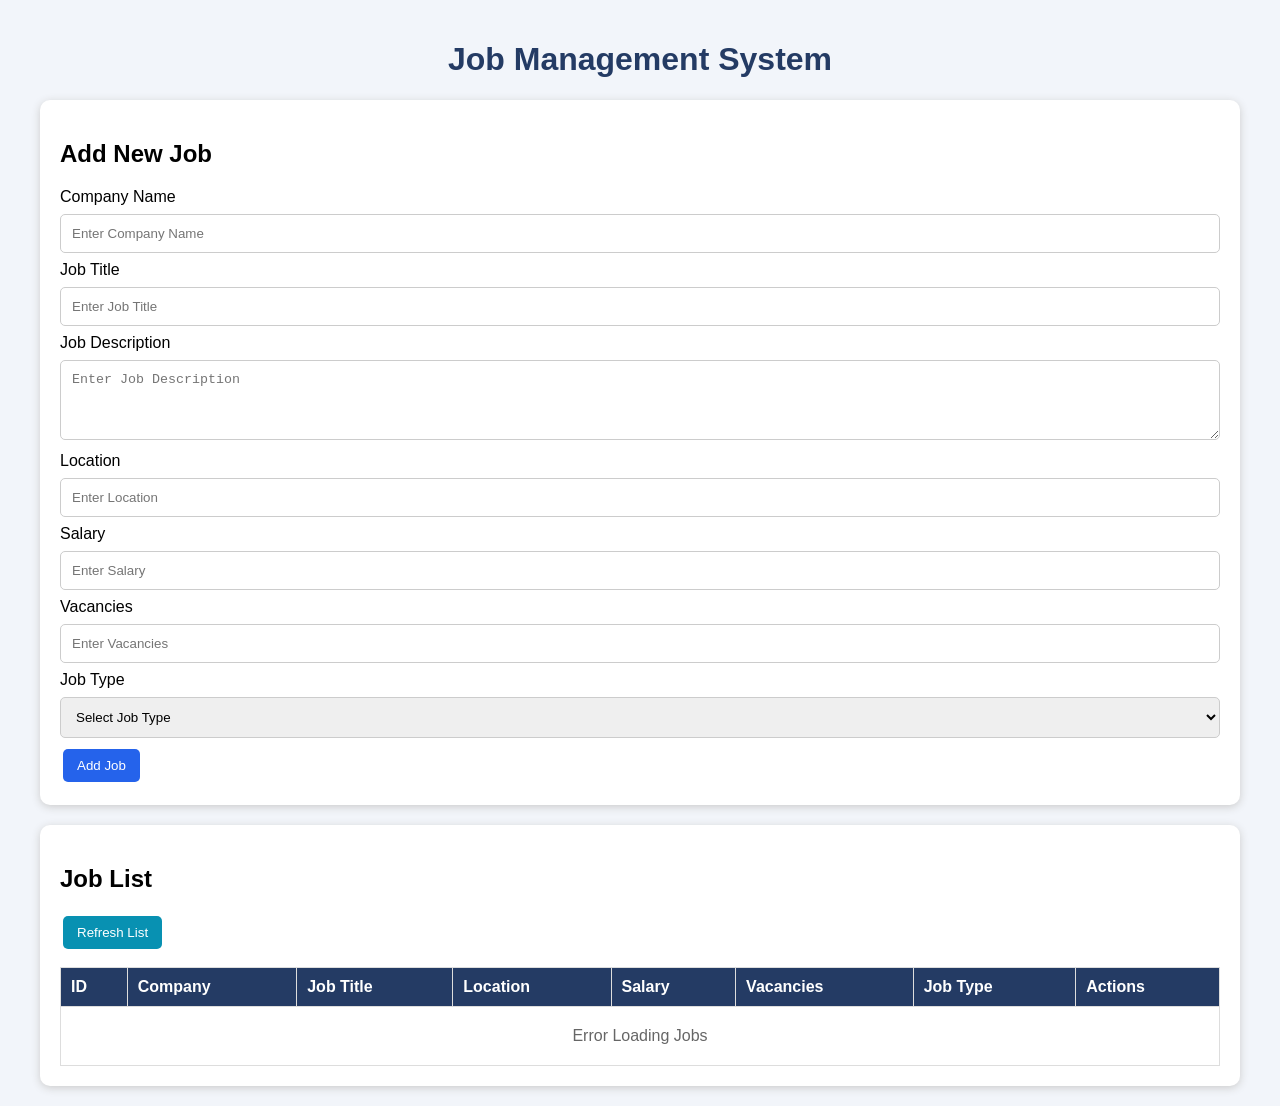
<file: src/main/resources/static/placement/Job.html>
<!DOCTYPE html>
<html lang="en">
<head>
    <meta charset="UTF-8">
    <meta name="viewport" content="width=device-width, initial-scale=1.0">

    <title>Job Management System</title>

    <style>
        * {
            box-sizing: border-box;
        }

        body {
            font-family: Arial, sans-serif;
            background: #f2f5fa;
            margin: 0;
            padding: 20px;
        }

        .container {
            max-width: 1200px;
            margin: auto;
        }

        h1 {
            text-align: center;
            color: #243b64;
        }

        .form-box, .table-box {
            background: white;
            padding: 20px;
            margin-top: 20px;
            border-radius: 10px;
            box-shadow: 0 2px 8px #ccc;
        }

        input, textarea, select {
            width: 100%;
            padding: 11px;
            margin: 8px 0;
            border: 1px solid #ccc;
            border-radius: 5px;
        }

        textarea {
            min-height: 80px;
            resize: vertical;
        }

        button {
            padding: 9px 14px;
            border: none;
            border-radius: 5px;
            cursor: pointer;
            color: white;
            margin: 3px;
        }

        .save-btn {
            background: #2563eb;
        }

        .view-btn {
            background: #16a34a;
        }

        .edit-btn {
            background: #e69b16;
        }

        .delete-btn {
            background: #dc2626;
        }

        .cancel-btn {
            background: #666;
        }

        .refresh-btn {
            background: #0891b2;
        }

        button:hover {
            opacity: 0.85;
        }

        .table-box {
            overflow-x: auto;
        }

        table {
            width: 100%;
            border-collapse: collapse;
            margin-top: 15px;
            background: white;
        }

        th, td {
            border: 1px solid #ddd;
            padding: 10px;
            text-align: left;
        }

        th {
            background: #243b64;
            color: white;
        }

        .empty-message {
            text-align: center;
            padding: 20px;
            color: #666;
        }

        /* View Details Popup */

        .modal {
            display: none;
            position: fixed;
            z-index: 10;
            left: 0;
            top: 0;
            width: 100%;
            height: 100%;
            background: rgba(0,0,0,0.6);
            padding: 20px;
            overflow-y: auto;
        }

        .modal-content {
            background: white;
            max-width: 500px;
            margin: 60px auto;
            padding: 25px;
            border-radius: 10px;
        }

        .modal-content h2 {
            color: #243b64;
            text-align: center;
        }

        .detail {
            padding: 10px;
            border-bottom: 1px solid #ddd;
        }

        .close-btn {
            background: #dc2626;
            float: right;
        }

    </style>
</head>

<body>

<div class="container">

    <h1>Job Management System</h1>

    <!-- Job Registration Form -->

    <div class="form-box">

        <h2 id="formTitle">Add New Job</h2>

        <form id="jobForm">

            <label>Company Name</label>
            <input type="text" id="companyName"
                   placeholder="Enter Company Name" required>

            <label>Job Title</label>
            <input type="text" id="jobTitle"
                   placeholder="Enter Job Title" required>

            <label>Job Description</label>
            <textarea id="description"
                      placeholder="Enter Job Description"
                      required></textarea>

            <label>Location</label>
            <input type="text" id="location"
                   placeholder="Enter Location" required>

            <label>Salary</label>
            <input type="text" id="salary"
                   placeholder="Enter Salary" required>

            <label>Vacancies</label>
            <input type="number" id="vacancies"
                   placeholder="Enter Vacancies"
                   min="1" required>

            <label>Job Type</label>
            <select id="jobType" required>
                <option value="">Select Job Type</option>
                <option value="Full Time">Full Time</option>
                <option value="Part Time">Part Time</option>
                <option value="Internship">Internship</option>
            </select>

            <button type="submit" class="save-btn" id="submitBtn">
                Add Job
            </button>

            <button type="button" class="cancel-btn"
                    id="cancelBtn" onclick="resetForm()" hidden>
                Cancel Edit
            </button>

        </form>

    </div>

    <!-- Job List -->

    <div class="table-box">

        <h2>Job List</h2>

        <button class="refresh-btn" onclick="loadJobs()">
            Refresh List
        </button>

        <table>

            <thead>
                <tr>
                    <th>ID</th>
                    <th>Company</th>
                    <th>Job Title</th>
                    <th>Location</th>
                    <th>Salary</th>
                    <th>Vacancies</th>
                    <th>Job Type</th>
                    <th>Actions</th>
                </tr>
            </thead>

            <tbody id="jobTable">
                <tr>
                    <td colspan="8" class="empty-message">
                        Loading Jobs...
                    </td>
                </tr>
            </tbody>

        </table>

    </div>

</div>


<!-- View Job Details Popup -->

<div id="viewModal" class="modal">

    <div class="modal-content">

        <button class="close-btn" onclick="closeView()">
            Close
        </button>

        <h2>Job Details</h2>

        <div id="jobDetails"></div>

    </div>

</div>


<script>

    // Backend API URL

    const API = "http://localhost:8080/api/jobs";

    let editingId = null;


    // ADD AND UPDATE JOB

    document.getElementById("jobForm")
    .addEventListener("submit", async function(event) {

        event.preventDefault();

        const job = {

            companyName:
                document.getElementById("companyName").value.trim(),

            jobTitle:
                document.getElementById("jobTitle").value.trim(),

            description:
                document.getElementById("description").value.trim(),

            location:
                document.getElementById("location").value.trim(),

            salary:
                document.getElementById("salary").value.trim(),

            vacancies:
                Number(document.getElementById("vacancies").value),

            jobType:
                document.getElementById("jobType").value

        };

        try {

            let response;

            if (editingId === null) {

                response = await fetch(API, {

                    method: "POST",

                    headers: {
                        "Content-Type": "application/json"
                    },

                    body: JSON.stringify(job)

                });

            } else {

                response = await fetch(API + "/" + editingId, {

                    method: "PUT",

                    headers: {
                        "Content-Type": "application/json"
                    },

                    body: JSON.stringify(job)

                });

            }

            if (!response.ok) {
                throw new Error("Unable to save job");
            }

            alert(
                editingId === null
                ? "Job Added Successfully!"
                : "Job Updated Successfully!"
            );

            resetForm();

            loadJobs();

        } catch (error) {

            alert("Error: " + error.message);

        }

    });


    // LOAD ALL JOBS

    async function loadJobs() {

        const table = document.getElementById("jobTable");

        try {

            const response = await fetch(API);

            if (!response.ok) {
                throw new Error("Unable to load jobs");
            }

            const jobs = await response.json();

            table.innerHTML = "";

            if (jobs.length === 0) {

                table.innerHTML = `
                    <tr>
                        <td colspan="8" class="empty-message">
                            No Jobs Available
                        </td>
                    </tr>
                `;

                return;
            }

            jobs.forEach(job => {

                const row = document.createElement("tr");

                const values = [
                    job.id,
                    job.companyName,
                    job.jobTitle,
                    job.location,
                    job.salary,
                    job.vacancies,
                    job.jobType
                ];

                values.forEach(value => {

                    const cell = document.createElement("td");

                    cell.textContent = value ?? "";

                    row.appendChild(cell);

                });


                // Action Buttons

                const actionCell = document.createElement("td");


                // View Button

                const viewButton = document.createElement("button");

                viewButton.textContent = "View";

                viewButton.className = "view-btn";

                viewButton.onclick = () => viewJob(job.id);


                // Edit Button

                const editButton = document.createElement("button");

                editButton.textContent = "Edit";

                editButton.className = "edit-btn";

                editButton.onclick = () => editJob(job.id);


                // Delete Button

                const deleteButton = document.createElement("button");

                deleteButton.textContent = "Delete";

                deleteButton.className = "delete-btn";

                deleteButton.onclick = () => deleteJob(job.id);


                actionCell.appendChild(viewButton);

                actionCell.appendChild(editButton);

                actionCell.appendChild(deleteButton);

                row.appendChild(actionCell);

                table.appendChild(row);

            });

        } catch (error) {

            table.innerHTML = `
                <tr>
                    <td colspan="8" class="empty-message">
                        Error Loading Jobs
                    </td>
                </tr>
            `;

            console.error(error);

            alert("Error: " + error.message);

        }

    }


    // VIEW JOB DETAILS

    async function viewJob(id) {

        try {

            const response = await fetch(API + "/" + id);

            if (!response.ok) {
                throw new Error("Job not found");
            }

            const job = await response.json();

            const details = document.getElementById("jobDetails");

            details.innerHTML = "";

            const values = [
                ["Job ID", job.id],
                ["Company Name", job.companyName],
                ["Job Title", job.jobTitle],
                ["Description", job.description],
                ["Location", job.location],
                ["Salary", job.salary],
                ["Vacancies", job.vacancies],
                ["Job Type", job.jobType]
            ];

            values.forEach(([label, value]) => {

                const div = document.createElement("div");

                div.className = "detail";

                const strong = document.createElement("strong");

                strong.textContent = label + ": ";

                const span = document.createElement("span");

                span.textContent = value ?? "";

                div.appendChild(strong);

                div.appendChild(span);

                details.appendChild(div);

            });

            document.getElementById("viewModal").style.display = "block";

        } catch (error) {

            alert(error.message);

        }

    }


    // CLOSE VIEW POPUP

    function closeView() {

        document.getElementById("viewModal").style.display = "none";

    }


    // EDIT JOB

    async function editJob(id) {

        try {

            const response = await fetch(API + "/" + id);

            if (!response.ok) {
                throw new Error("Job not found");
            }

            const job = await response.json();

            editingId = id;

            document.getElementById("companyName").value =
                job.companyName ?? "";

            document.getElementById("jobTitle").value =
                job.jobTitle ?? "";

            document.getElementById("description").value =
                job.description ?? "";

            document.getElementById("location").value =
                job.location ?? "";

            document.getElementById("salary").value =
                job.salary ?? "";

            document.getElementById("vacancies").value =
                job.vacancies ?? "";

            document.getElementById("jobType").value =
                job.jobType ?? "";

            document.getElementById("formTitle").textContent =
                "Update Job";

            document.getElementById("submitBtn").textContent =
                "Update Job";

            document.getElementById("cancelBtn").hidden = false;

            window.scrollTo(0, 0);

        } catch (error) {

            alert(error.message);

        }

    }


    // DELETE JOB

    async function deleteJob(id) {

        const confirmDelete = confirm(
            "Are you sure you want to delete this job?"
        );

        if (!confirmDelete) {
            return;
        }

        try {

            const response = await fetch(API + "/" + id, {

                method: "DELETE"

            });

            if (!response.ok) {
                throw new Error("Unable to delete job");
            }

            alert("Job Deleted Successfully!");

            if (editingId === id) {
                resetForm();
            }

            loadJobs();

        } catch (error) {

            alert(error.message);

        }

    }


    // RESET FORM

    function resetForm() {

        document.getElementById("jobForm").reset();

        editingId = null;

        document.getElementById("formTitle").textContent =
            "Add New Job";

        document.getElementById("submitBtn").textContent =
            "Add Job";

        document.getElementById("cancelBtn").hidden = true;

    }


    // CLOSE POPUP WHEN CLICKING OUTSIDE

    window.addEventListener("click", function(event) {

        const modal = document.getElementById("viewModal");

        if (event.target === modal) {
            closeView();
        }

    });


    // LOAD JOBS WHEN PAGE OPENS

    loadJobs();

</script>

</body>
</html>
</file>
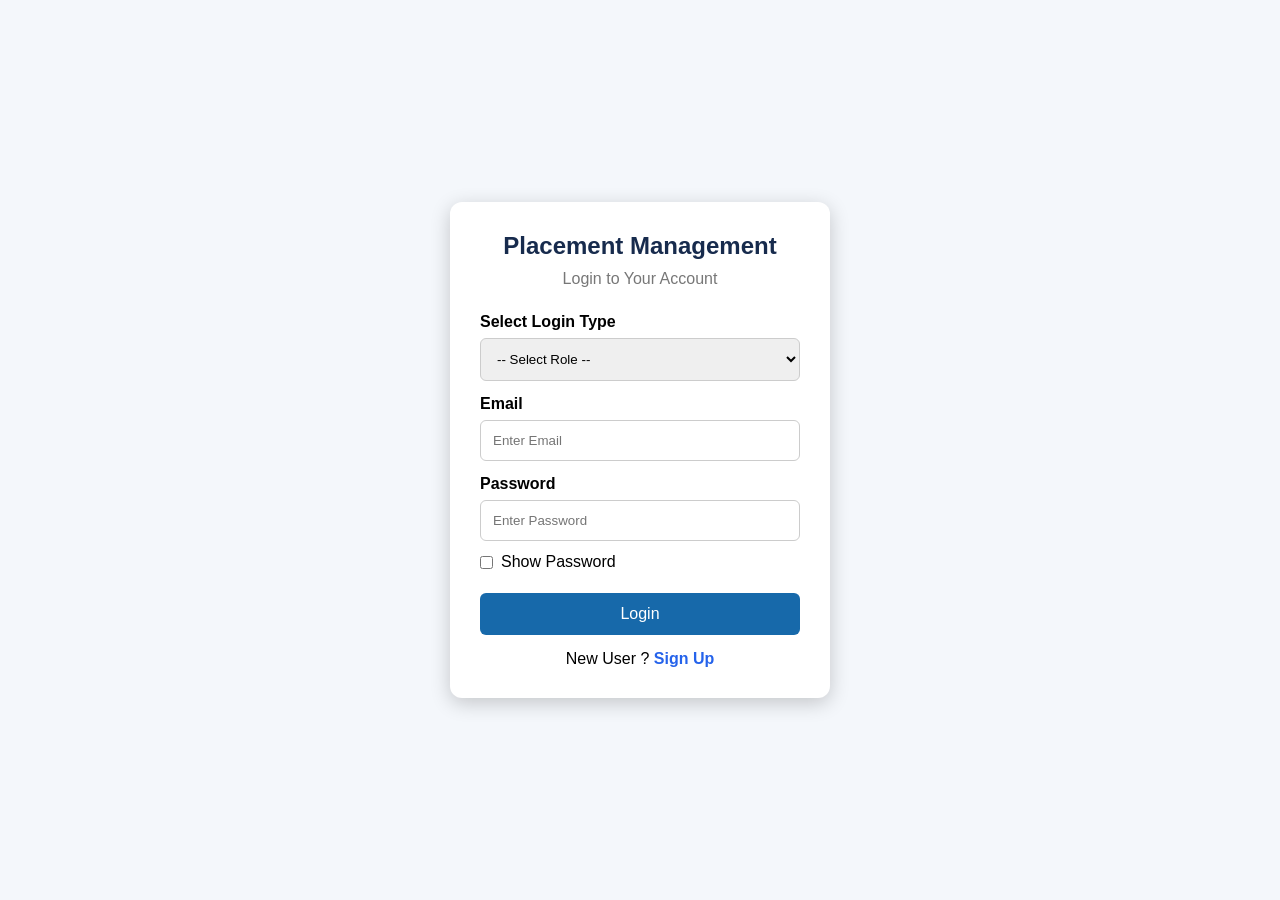
<file: src/main/resources/static/placement/login.html>
<!DOCTYPE html>
<html lang="en">
<head>
<meta charset="UTF-8">
<meta name="viewport" content="width=device-width, initial-scale=1.0">
<title>Placement Management Login</title>

<style>
* {
    margin: 0;
    padding: 0;
    box-sizing: border-box;
    font-family: Arial, sans-serif;
}

body {
    min-height: 100vh;
    display: flex;
    justify-content: center;
    align-items: center;
    background: #f4f7fb;
    padding: 15px;
}

.login-box {
    width: 380px;
    max-width: 100%;
    background: white;
    padding: 30px;
    border-radius: 12px;
    box-shadow: 0 5px 20px #0003;
}

h2 {
    text-align: center;
    color: #172b4d;
    margin-bottom: 10px;
}

.subtitle {
    text-align: center;
    color: #777;
    margin-bottom: 25px;
}

label {
    display: block;
    margin: 14px 0 7px;
    font-weight: bold;
}

input, select {
    width: 100%;
    padding: 12px;
    border: 1px solid #ccc;
    border-radius: 6px;
}

.show-password {
    display: flex;
    align-items: center;
    gap: 8px;
    margin-top: 12px;
}

.show-password input {
    width: auto;
}

.show-password label {
    margin: 0;
    font-weight: normal;
}

button {
    width: 100%;
    padding: 12px;
    margin-top: 22px;
    border: none;
    background: #1769aa;
    color: white;
    border-radius: 6px;
    cursor: pointer;
    font-size: 16px;
}

button:hover {
    background: #124c7c;
}

button:disabled {
    opacity: 0.6;
    cursor: not-allowed;
}

#message {
    text-align: center;
    margin-top: 15px;
    font-size: 14px;
}

.login-link {
    margin-top: 15px;
    text-align: center;
}

.login-link a {
    color: #2563eb;
    text-decoration: none;
    font-weight: bold;
}
</style>
</head>

<body>

<div class="login-box">

    <h2>Placement Management</h2>
    <p class="subtitle">Login to Your Account</p>

    <form id="loginForm">

        <label>Select Login Type</label>
        <select id="role" required>
            <option value="">-- Select Role --</option>
            <option value="ADMIN">Admin</option>
            <option value="COMPANY">Company</option>
            <option value="STUDENT">Student</option>
        </select>

        <label>Email</label>
        <input type="email" id="email"
               placeholder="Enter Email" required>

        <label>Password</label>
        <input type="password" id="password"
               placeholder="Enter Password" required>

        <div class="show-password">
            <input type="checkbox" id="showPassword">
            <label for="showPassword">Show Password</label>
        </div>

        <button type="submit" id="loginBtn">Login</button>

        <p id="message"></p>

    </form>

    <div class="login-link">
        New User ?
        <a href="registar.html">Sign Up</a>
    </div>

</div>

<script>

// Show / Hide Password
document.getElementById("showPassword")
.addEventListener("change", function() {

    document.getElementById("password").type =
        this.checked ? "text" : "password";

});

// Login Function
document.getElementById("loginForm")
.addEventListener("submit", async function(event) {

    event.preventDefault();

    const role = document.getElementById("role").value;
    const email = document.getElementById("email").value.trim();
    const password = document.getElementById("password").value;

    const message = document.getElementById("message");
    const loginBtn = document.getElementById("loginBtn");

    message.style.color = "blue";
    message.innerText = "Please wait...";

    loginBtn.disabled = true;

    try {

        const response = await fetch(
            "http://localhost:8080/api/auth/login",
            {
                method: "POST",
                headers: {
                    "Content-Type": "application/json"
                },
                body: JSON.stringify({
                    email: email,
                    password: password
                })
            }
        );

        const data = await response.json();

        if (!response.ok) {
            throw new Error(data.message || "Invalid Email or Password");
        }

        const loggedRole = String(data.role || "").toUpperCase();

        if (loggedRole !== role) {
            throw new Error("Please select the correct role");
        }

        // Get user information
        const userId = data.id;
        const userName = data.name || data.fullName || "";
        const userEmail = data.email || email;

        if (!userId) {
            throw new Error("User ID not received from server");
        }

        // Clear old login information
        localStorage.removeItem("userId");
        localStorage.removeItem("studentId");
        localStorage.removeItem("userRole");

        // Save common login information
        localStorage.setItem("userId", userId);
        localStorage.setItem("userName", userName);
        localStorage.setItem("userEmail", userEmail);
        localStorage.setItem("userRole", loggedRole);

        // Save Student ID separately
        if (loggedRole === "STUDENT") {
            localStorage.setItem("studentId", userId);
            localStorage.setItem("studentName", userName);
        }

        message.style.color = "green";
        message.innerText = "Login Successful!";

        // Redirect according to role
        setTimeout(function() {

            if (loggedRole === "ADMIN") {

                window.location.href = "admindashboard.html";

            } else if (loggedRole === "COMPANY") {

                window.location.href = "companydashboard.html";

            } else if (loggedRole === "STUDENT") {

                window.location.href = "studentdashboard.html";

            }

        }, 800);

    } catch (error) {

        message.style.color = "red";
        message.innerText = error.message;

    } finally {

        loginBtn.disabled = false;

    }

});

</script>

</body>
</html>
</file>
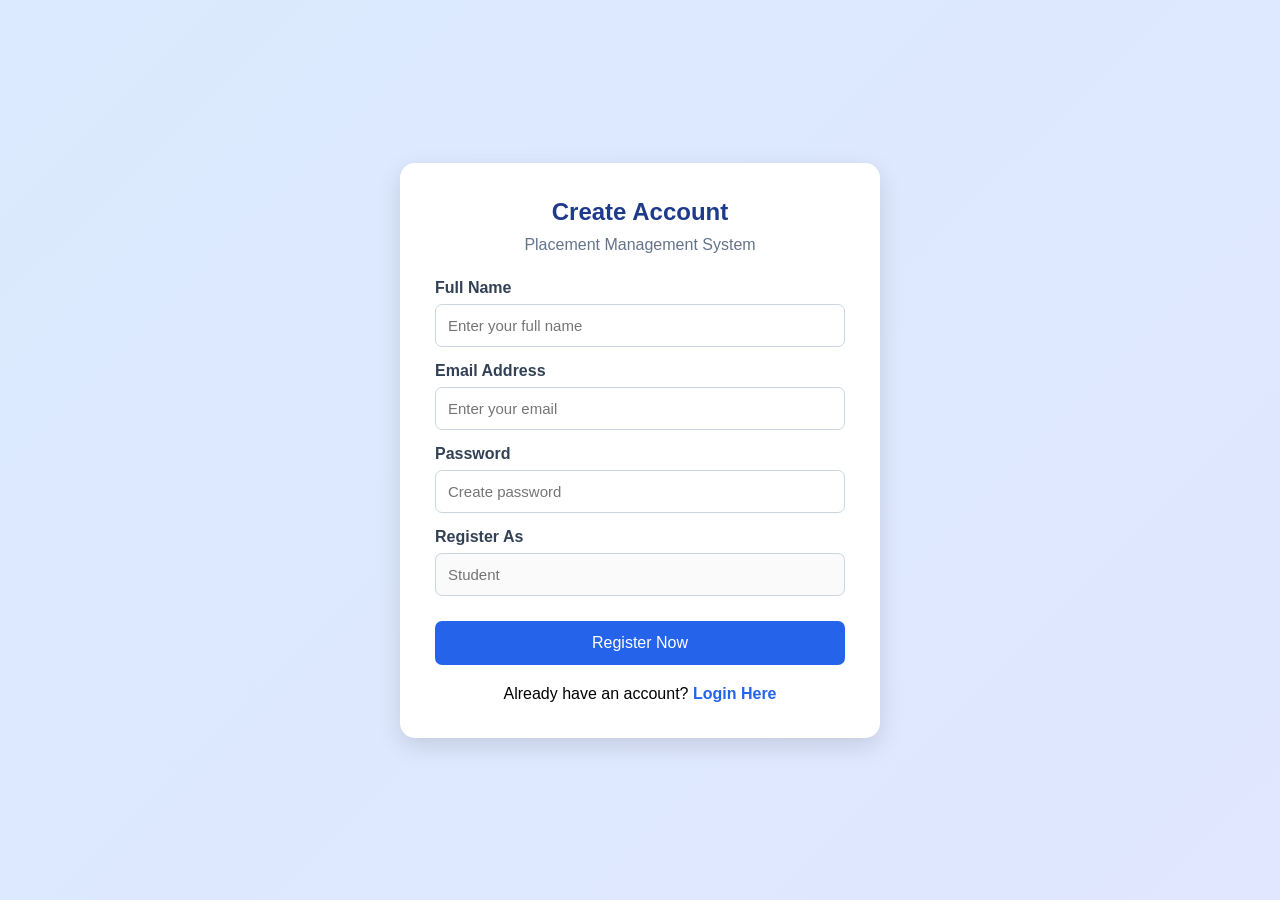
<file: src/main/resources/static/placement/registar.html>
<!DOCTYPE html>
<html lang="en">
<head>
<meta charset="UTF-8">
<meta name="viewport" content="width=device-width, initial-scale=1.0">
<title>Registration | Placement Management System</title>

<style>
* {
    box-sizing: border-box;
    margin: 0;
    padding: 0;
}

body {
    font-family: Arial, sans-serif;
    background: linear-gradient(135deg, #dbeafe, #e0e7ff);
    min-height: 100vh;
    display: flex;
    justify-content: center;
    align-items: center;
    padding: 25px;
}

.container {
    width: 100%;
    max-width: 480px;
    background: white;
    padding: 35px;
    border-radius: 15px;
    box-shadow: 0 8px 25px rgba(0,0,0,0.12);
}

h2 {
    text-align: center;
    color: #1e3a8a;
    margin-bottom: 10px;
}

.subtitle {
    text-align: center;
    color: #64748b;
    margin-bottom: 25px;
}

label {
    display: block;
    margin: 15px 0 7px;
    font-weight: bold;
    color: #334155;
}

input, select {
    width: 100%;
    padding: 12px;
    border: 1px solid #cbd5e1;
    border-radius: 7px;
    font-size: 15px;
}

input:focus, select:focus {
    outline: none;
    border-color: #2563eb;
}

button {
    width: 100%;
    padding: 13px;
    margin-top: 25px;
    background: #2563eb;
    color: white;
    border: none;
    border-radius: 7px;
    font-size: 16px;
    cursor: pointer;
}

button:hover {
    background: #1d4ed8;
}

.message {
    margin-top: 15px;
    text-align: center;
    font-weight: bold;
}

.login-link {
    text-align: center;
    margin-top: 20px;
}

.login-link a {
    color: #2563eb;
    text-decoration: none;
    font-weight: bold;
}
</style>
</head>

<body>

<div class="container">

    <h2>Create Account</h2>
    <p class="subtitle">Placement Management System</p>

    <form id="registerForm">

        <label>Full Name</label>
        <input type="text" id="name" placeholder="Enter your full name" required>

        <label>Email Address</label>
        <input type="email" id="email" placeholder="Enter your email" required>

        <label>Password</label>
        <input type="password" id="password" placeholder="Create password" minlength="6" required>

        <label>Register As</label>
        <input type="text"id="text" disabled placeholder="Student">

        <button type="submit">Register Now</button>

        <p class="message" id="message"></p>

    </form>

    <div class="login-link">
        Already have an account?
        <a href="login.html">Login Here</a>
    </div>

</div>

<script>
document.getElementById("registerForm").addEventListener("submit",
async function(event) {

    event.preventDefault();

    const name = document.getElementById("name").value.trim();
    const email = document.getElementById("email").value.trim();
    const password = document.getElementById("password").value;
    const role = document.getElementById("role").value;
    const message = document.getElementById("message");

    message.style.color = "red";

    try {
        const response = await fetch("http://localhost:8080/api/auth/register", {
            method: "POST",
            headers: {
                "Content-Type": "application/json"
            },
            body: JSON.stringify({
                name: name,
                email: email,
                password: password,
                role: role
            })
        });

        if (!response.ok) {
            const errorData = await response.json().catch(() => ({}));
            message.textContent =
                errorData.message || "Registration Failed";
            return;
        }

        message.style.color = "green";
        message.textContent = "Registration Successful!";

        document.getElementById("registerForm").reset();

    } catch (error) {
        message.textContent = "Server connection failed";
        console.error(error);
    }
});
</script>

</body>
</html>
</file>
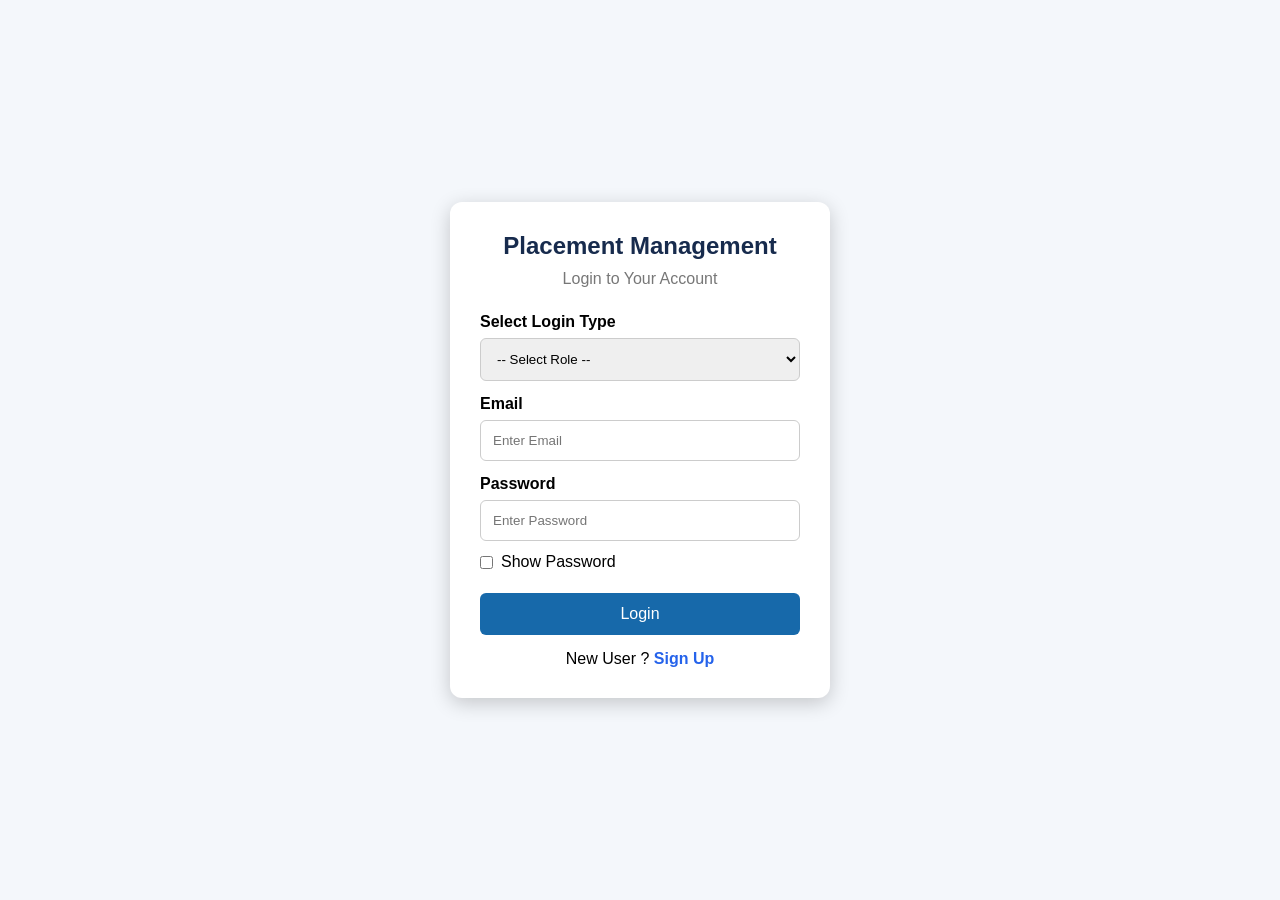
<file: src/main/resources/static/placement/student-edit-profile.html>
<!DOCTYPE html>
<html lang="en">
<head>
<meta charset="UTF-8">
<meta name="viewport" content="width=device-width, initial-scale=1.0">
<title>Edit Student Profile</title>

<style>
* {
    box-sizing: border-box;
    margin: 0;
    padding: 0;
}

body {
    font-family: Arial, sans-serif;
    background: #eff6ff;
    padding: 30px 15px;
}

.container {
    max-width: 650px;
    margin: auto;
    background: white;
    padding: 30px;
    border-radius: 12px;
    box-shadow: 0 4px 18px #0002;
}

h2 {
    text-align: center;
    color: #1d4ed8;
    margin-bottom: 25px;
}

label {
    display: block;
    margin: 15px 0 7px;
    font-weight: bold;
    color: #334155;
}

input {
    width: 100%;
    padding: 12px;
    border: 1px solid #cbd5e1;
    border-radius: 6px;
    font-size: 15px;
}

button {
    width: 100%;
    padding: 13px;
    margin-top: 20px;
    background: #2563eb;
    color: white;
    border: none;
    border-radius: 6px;
    font-size: 16px;
    cursor: pointer;
}

button:hover {
    background: #1d4ed8;
}

.back {
    background: #64748b;
}

#message {
    text-align: center;
    margin-top: 15px;
    font-weight: bold;
}
</style>
</head>

<body>

<div class="container">

<h2>Edit Student Profile</h2>

<form id="editForm">

    <label>Full Name</label>
    <input type="text" id="fullName" required>

    <label>Email</label>
    <input type="email" id="email" required>

    <label>Mobile Number</label>
    <input type="tel" id="phone" required>

    <label>Department</label>
    <input type="text" id="department" required>

    <label>Graduation Year</label>
    <input type="number" id="graduationYear"
           min="2000" max="2100" required>

    <button type="submit">Update Profile</button>

    <button type="button" class="back"
            onclick="location.href='student-view-profile.html'">
        Back to Profile
    </button>

    <p id="message"></p>

</form>
</div>

<script>
const userId = localStorage.getItem("userId");
const userRole = localStorage.getItem("userRole");

let profileId = null;

if (!userId || userRole !== "STUDENT") {
    window.location.href = "login.html";
}

// Load Existing Profile
async function loadProfile() {

    try {
        const response = await fetch(
            "/api/stdinfo/student/" + encodeURIComponent(userId)
        );

        if (!response.ok) {
            document.getElementById("message").textContent =
                "Student Profile Not Found";
            return;
        }

        const data = await response.json();

        profileId = data.id;

        document.getElementById("fullName").value =
            data.fullName || "";

        document.getElementById("email").value =
            data.email || "";

        document.getElementById("phone").value =
            data.phone || "";

        document.getElementById("department").value =
            data.department || "";

        document.getElementById("graduationYear").value =
            data.graduationYear || "";

    } catch (error) {
        document.getElementById("message").textContent =
            "Server Connection Failed";
    }
}

// Update Profile
document.getElementById("editForm").addEventListener(
    "submit", async function(event) {

    event.preventDefault();

    if (profileId === null) {
        document.getElementById("message").textContent =
            "Profile is not loaded";
        return;
    }

    const profileData = {
        fullName: document.getElementById("fullName").value,
        email: document.getElementById("email").value,
        phone: document.getElementById("phone").value,
        department: document.getElementById("department").value,
        graduationYear: Number(
            document.getElementById("graduationYear").value
        )
    };

    try {
        const response = await fetch(
            "http://localhost:8080/api/stdinfo" + profileId,
            {
                method: "PUT",
                headers: {
                    "Content-Type": "application/json"
                },
                body: JSON.stringify(profileData)
            }
        );

        if (!response.ok) {
            throw new Error("Profile Update Failed");
        }

        document.getElementById("message").style.color = "green";
        document.getElementById("message").textContent =
            "Profile Updated Successfully!";

    } catch (error) {
        document.getElementById("message").style.color = "red";
        document.getElementById("message").textContent =
            error.message;
    }
});

loadProfile();
</script>

</body>
</html>
</file>
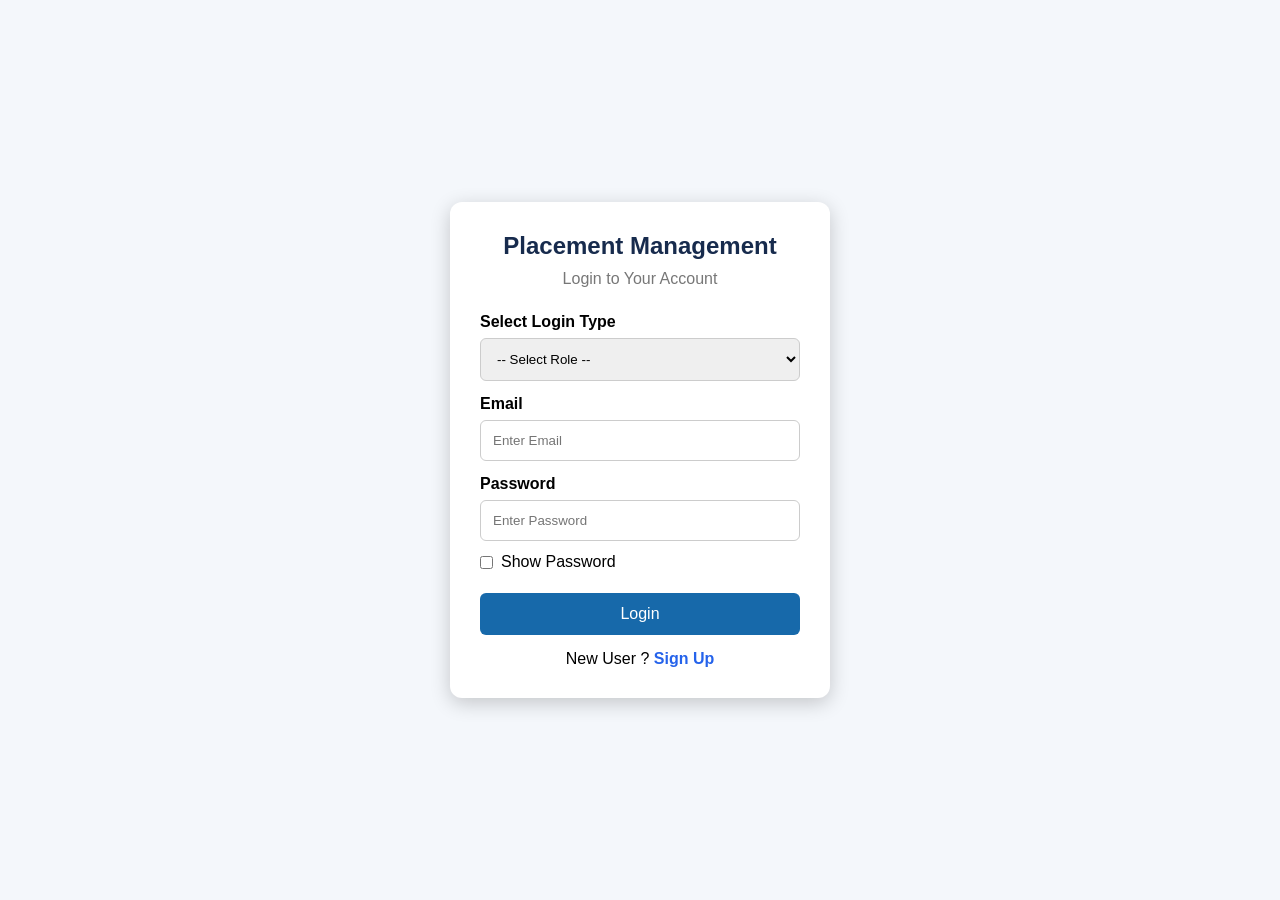
<file: src/main/resources/static/placement/student-profile.html>
<!DOCTYPE html>
<html lang="en">
<head>
<meta charset="UTF-8">
<meta name="viewport" content="width=device-width, initial-scale=1.0">
<title>Student Profile</title>

<style>
* {
    box-sizing: border-box;
    margin: 0;
    padding: 0;
}

body {
    font-family: Arial, sans-serif;
    background: #eff6ff;
    padding: 30px 15px;
}

.container {
    max-width: 650px;
    margin: 0 auto 30px auto;
    background: white;
    padding: 30px;
    border-radius: 12px;
    box-shadow: 0 4px 18px #0002;
}

.list-container {
    max-width: 950px;
    margin: auto;
    background: white;
    padding: 30px;
    border-radius: 12px;
    box-shadow: 0 4px 18px #0002;
}

h2 {
    text-align: center;
    color: #1d4ed8;
    margin-bottom: 25px;
}

label {
    display: block;
    margin: 15px 0 7px;
    font-weight: bold;
}

input {
    width: 100%;
    padding: 12px;
    border: 1px solid #cbd5e1;
    border-radius: 6px;
}

button {
    width: 100%;
    padding: 13px;
    margin-top: 25px;
    background: #2563eb;
    color: white;
    border: none;
    border-radius: 6px;
    font-size: 16px;
    cursor: pointer;
}

button:hover {
    background: #1d4ed8;
}

.refresh-btn {
    width: auto;
    padding: 8px 16px;
    margin-top: 0;
    margin-bottom: 15px;
    font-size: 14px;
    background: #0891b2;
}

.refresh-btn:hover {
    background: #0e7490;
}

#message {
    text-align: center;
    margin-top: 15px;
    font-weight: bold;
}

/* Student List Table */
.table-wrapper {
    overflow-x: auto;
}

table {
    width: 100%;
    border-collapse: collapse;
    margin-top: 10px;
}

th, td {
    border: 1px solid #cbd5e1;
    padding: 10px 12px;
    text-align: left;
    font-size: 14px;
}

th {
    background: #1d4ed8;
    color: white;
}

tr:nth-child(even) {
    background: #f8fafc;
}

.status-msg {
    text-align: center;
    color: #64748b;
    padding: 15px;
}
</style>
</head>

<body>

<!-- Student Profile Form -->
<div class="container">

    <h2>Student Profile</h2>

    <form id="profileForm">

        <label>Full Name</label>
        <input type="text" id="fullName" required>

        <label>Email</label>
        <input type="email" id="email" required>

        <label>Mobile Number</label>
        <input type="tel" id="phone" required>

        <label>Department</label>
        <input type="text" id="department" placeholder="Example: BCA" required>

        <label>Graduation Year</label>
        <input type="number" id="graduationYear" min="2000" max="2100" required>

        <button type="submit">Save Profile</button>

        <p id="message"></p>

    </form>

</div>

<!-- Student List Section -->
<div class="list-container">

    <h2>Student List</h2>

    <button type="button" class="refresh-btn" onclick="loadStudents()">
        Refresh List
    </button>

    <div class="table-wrapper">
        <table>
            <thead>
                <tr>
                    <th>Student ID</th>
                    <th>Full Name</th>
                    <th>Email</th>
                    <th>Mobile</th>
                    <th>Department</th>
                    <th>Graduation Year</th>
                </tr>
            </thead>
            <tbody id="studentTableBody">
                <tr>
                    <td colspan="6" class="status-msg">Loading students...</td>
                </tr>
            </tbody>
        </table>
    </div>

</div>

<script>
const API_URL = "http://localhost:8080/api/stdinfo";
const userId = localStorage.getItem("userId");
const userRole = localStorage.getItem("userRole");

if (!userId || userRole !== "STUDENT") {
    window.location.href = "login.html";
}

document.getElementById("fullName").value =
    localStorage.getItem("userName") || "";

document.getElementById("email").value =
    localStorage.getItem("userEmail") || "";

// SAVE STUDENT PROFILE
document.getElementById("profileForm").addEventListener(
    "submit", async function(event) {

    event.preventDefault();

    const profileData = {
        studentId: Number(userId),
        fullName: document.getElementById("fullName").value.trim(),
        email: document.getElementById("email").value.trim(),
        phone: document.getElementById("phone").value.trim(),
        department: document.getElementById("department").value.trim(),
        graduationYear: Number(
            document.getElementById("graduationYear").value
        ),
        resumePath: ""
    };

    const message = document.getElementById("message");

    try {
        const response = await fetch(API_URL, {
            method: "POST",
            headers: {
                "Content-Type": "application/json"
            },
            body: JSON.stringify(profileData)
        });

        const result = await response.json();

        if (!response.ok) {
            message.style.color = "red";
            message.textContent =
                result.message || "Profile Save Failed";
            return;
        }

        message.style.color = "green";
        message.textContent = "Profile Saved Successfully!";

        // Reload the student list after saving
        loadStudents();

    } catch (error) {
        message.style.color = "red";
        message.textContent = "Server Connection Failed";
        console.error(error);
    }
});

// LOAD STUDENT LIST
async function loadStudents() {
    const tbody = document.getElementById("studentTableBody");

    try {
        const response = await fetch(API_URL);

        if (!response.ok) {
            throw new Error("Unable to fetch student list");
        }

        const students = await response.json();
        tbody.innerHTML = "";

        if (!students || students.length === 0) {
            tbody.innerHTML = `
                <tr>
                    <td colspan="6" class="status-msg">No student profiles found.</td>
                </tr>
            `;
            return;
        }

        students.forEach(student => {
            const row = document.createElement("tr");

            const fields = [
                student.studentId ?? student.id,
                student.fullName,
                student.email,
                student.phone,
                student.department,
                student.graduationYear
            ];

            fields.forEach(value => {
                const td = document.createElement("td");
                td.textContent = value ?? "";
                row.appendChild(td);
            });

            tbody.appendChild(row);
        });

    } catch (error) {
        tbody.innerHTML = `
            <tr>
                <td colspan="6" class="status-msg" style="color: red;">
                    Error loading students: ${error.message}
                </td>
            </tr>
        `;
        console.error(error);
    }
}

// Load list automatically on page open
loadStudents();
</script>

</body>
</html>
</file>
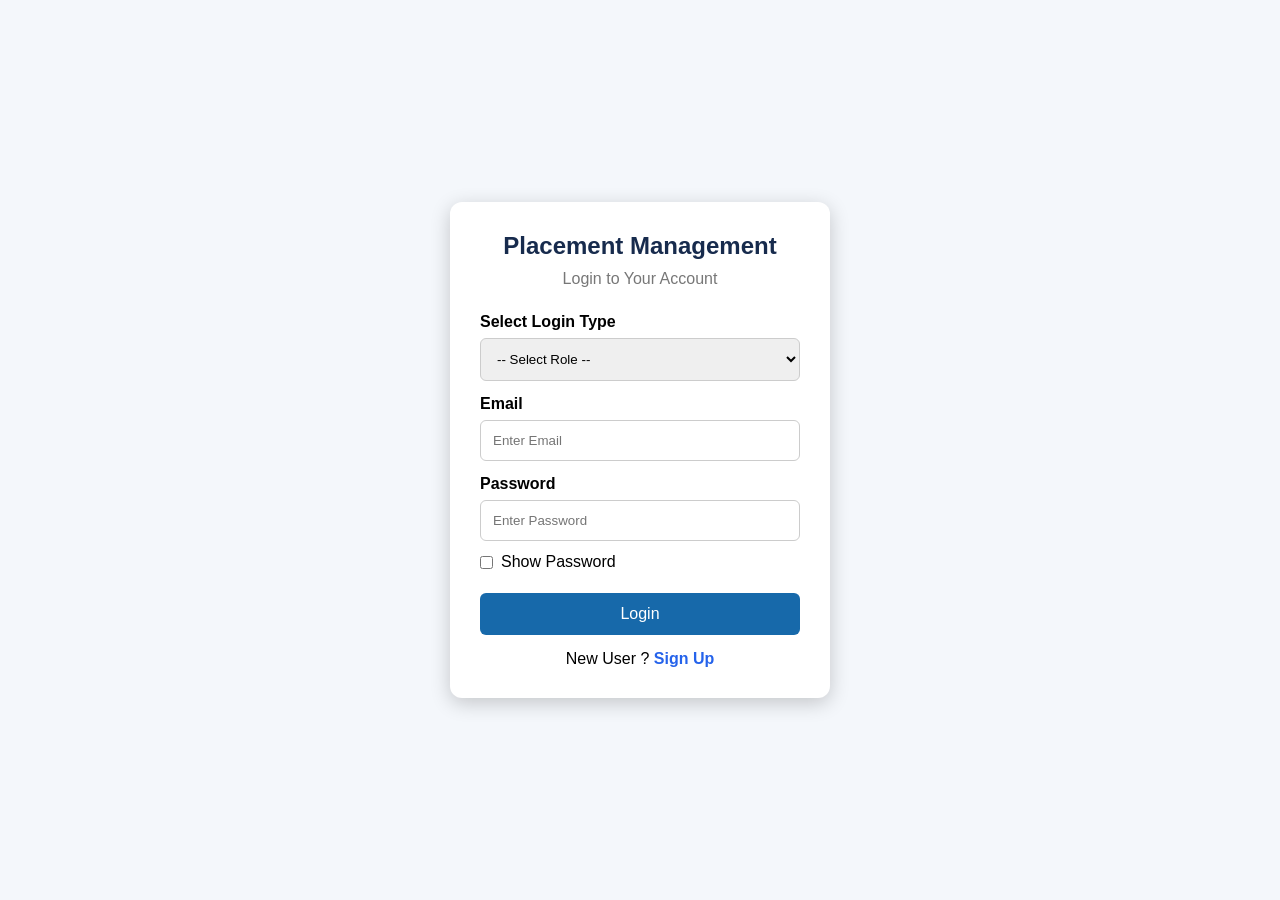
<file: src/main/resources/static/placement/student-view-profile.html>
<!DOCTYPE html>
<html lang="en">

<head>
    <meta charset="UTF-8">
    <meta name="viewport" content="width=device-width, initial-scale=1.0">
    <title>View Student Profile</title>

    <style>
        * {
            box-sizing: border-box;
            margin: 0;
            padding: 0;
        }

        body {
            font-family: Arial, sans-serif;
            background: #eff6ff;
            padding: 30px 15px;
        }

        .container {
            max-width: 650px;
            margin: auto;
            background: white;
            padding: 30px;
            border-radius: 12px;
            box-shadow: 0 4px 18px #0002;
        }

        h2 {
            text-align: center;
            color: #1d4ed8;
            margin-bottom: 25px;
        }

        .profile-row {
            padding: 15px 5px;
            border-bottom: 1px solid #e2e8f0;
            display: flex;
            justify-content: space-between;
            gap: 15px;
        }

        .profile-row strong {
            color: #334155;
        }

        .profile-row span {
            color: #475569;
            text-align: right;
            overflow-wrap: anywhere;
        }

        .buttons {
            display: flex;
            gap: 10px;
            margin-top: 25px;
        }

        button {
            flex: 1;
            padding: 12px;
            border: none;
            border-radius: 6px;
            color: white;
            cursor: pointer;
            font-size: 15px;
        }

        .edit {
            background: #2563eb;
        }

        .back {
            background: #64748b;
        }

        #message {
            text-align: center;
            margin-top: 20px;
            color: #dc2626;
        }
    </style>
</head>

<body>

    <div class="container">

        <h2>My Student Profile</h2>

        <div class="profile-row">
            <strong>Student ID</strong>
            <span id="studentId">Loading...</span>
        </div>

        <div class="profile-row">
            <strong>Full Name</strong>
            <span id="fullName">Loading...</span>
        </div>

        <div class="profile-row">
            <strong>Email</strong>
            <span id="email">Loading...</span>
        </div>

        <div class="profile-row">
            <strong>Phone</strong>
            <span id="phone">Loading...</span>
        </div>

        <div class="profile-row">
            <strong>Department</strong>
            <span id="department">Loading...</span>
        </div>

        <div class="profile-row">
            <strong>Graduation Year</strong>
            <span id="graduationYear">Loading...</span>
        </div>

        <div class="profile-row">
            <strong>Resume Path</strong>
            <span id="resumePath">Not uploaded</span>
        </div>

        <div id="message"></div>

        <div class="buttons">
            <button class="edit" onclick="window.location.href='student-edit-profile.html'">
                Edit Profile
            </button>
            <button class="back" onclick="history.back()">Back</button>
        </div>

    </div>

    <script>
        const userId = localStorage.getItem("userId");
        const userRole = localStorage.getItem("userRole");

        if (!userId || userRole !== "STUDENT") {
            window.location.href = "login.html";
        }

        async function loadProfile() {

            try {
                const response = await fetch(
                    "http://localhost:8080/api/stdinfo/student/" + encodeURIComponent(userId)
                );

                if (!response.ok) {
                    document.getElementById("message").textContent =
                        "Student Profile Not Found";
                    return;
                }

                const data = await response.json();

                document.getElementById("studentId").textContent =
                    data.studentId ?? "";

                document.getElementById("fullName").textContent =
                    data.fullName ?? "";

                document.getElementById("email").textContent =
                    data.email ?? "";

                document.getElementById("phone").textContent =
                    data.phone ?? "";

                document.getElementById("department").textContent =
                    data.department ?? "";

                document.getElementById("graduationYear").textContent =
                    data.graduationYear ?? "";

                document.getElementById("resumePath").textContent =
                    data.resumePath || "Not uploaded";

                localStorage.setItem("profileId", data.id);

            } catch (error) {
                document.getElementById("message").textContent =
                    "Server Connection Failed";
                console.error(error);
            }
        }

        loadProfile();
    </script>

</body>

</html>
</file>
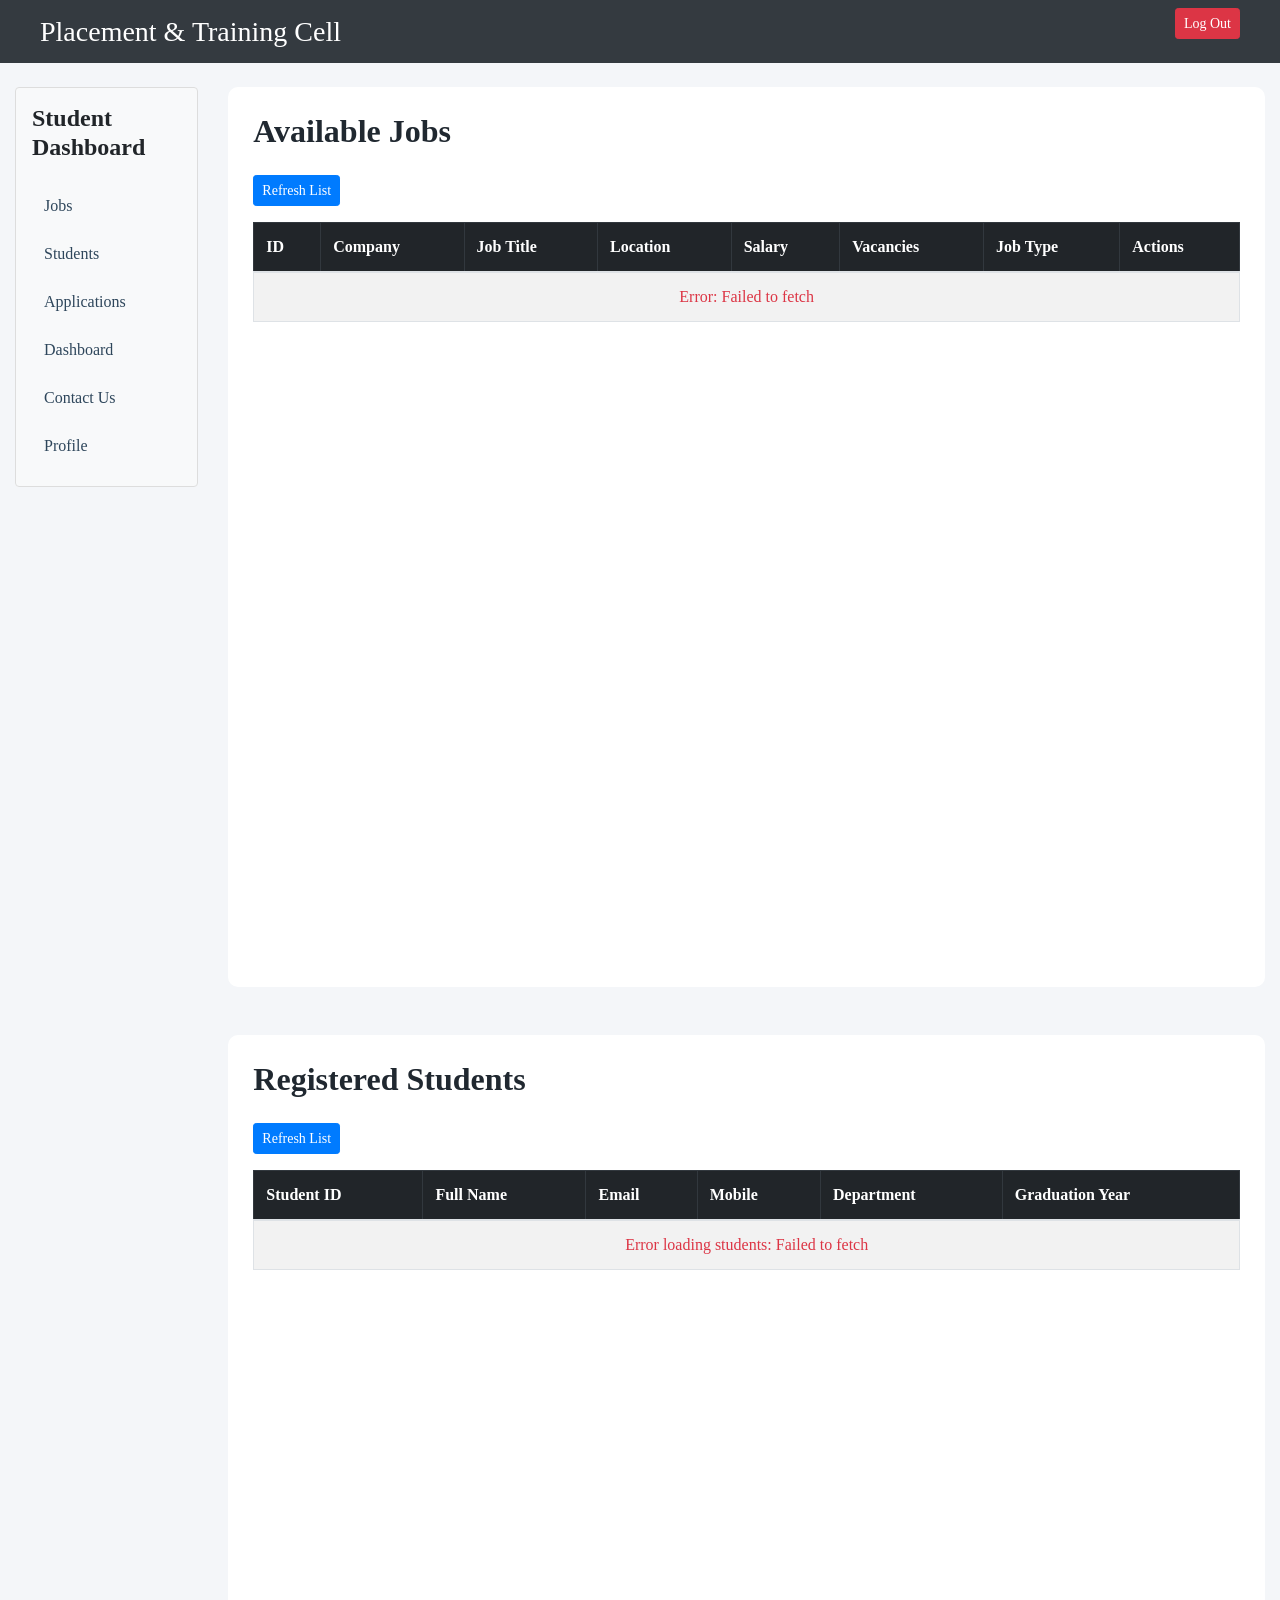
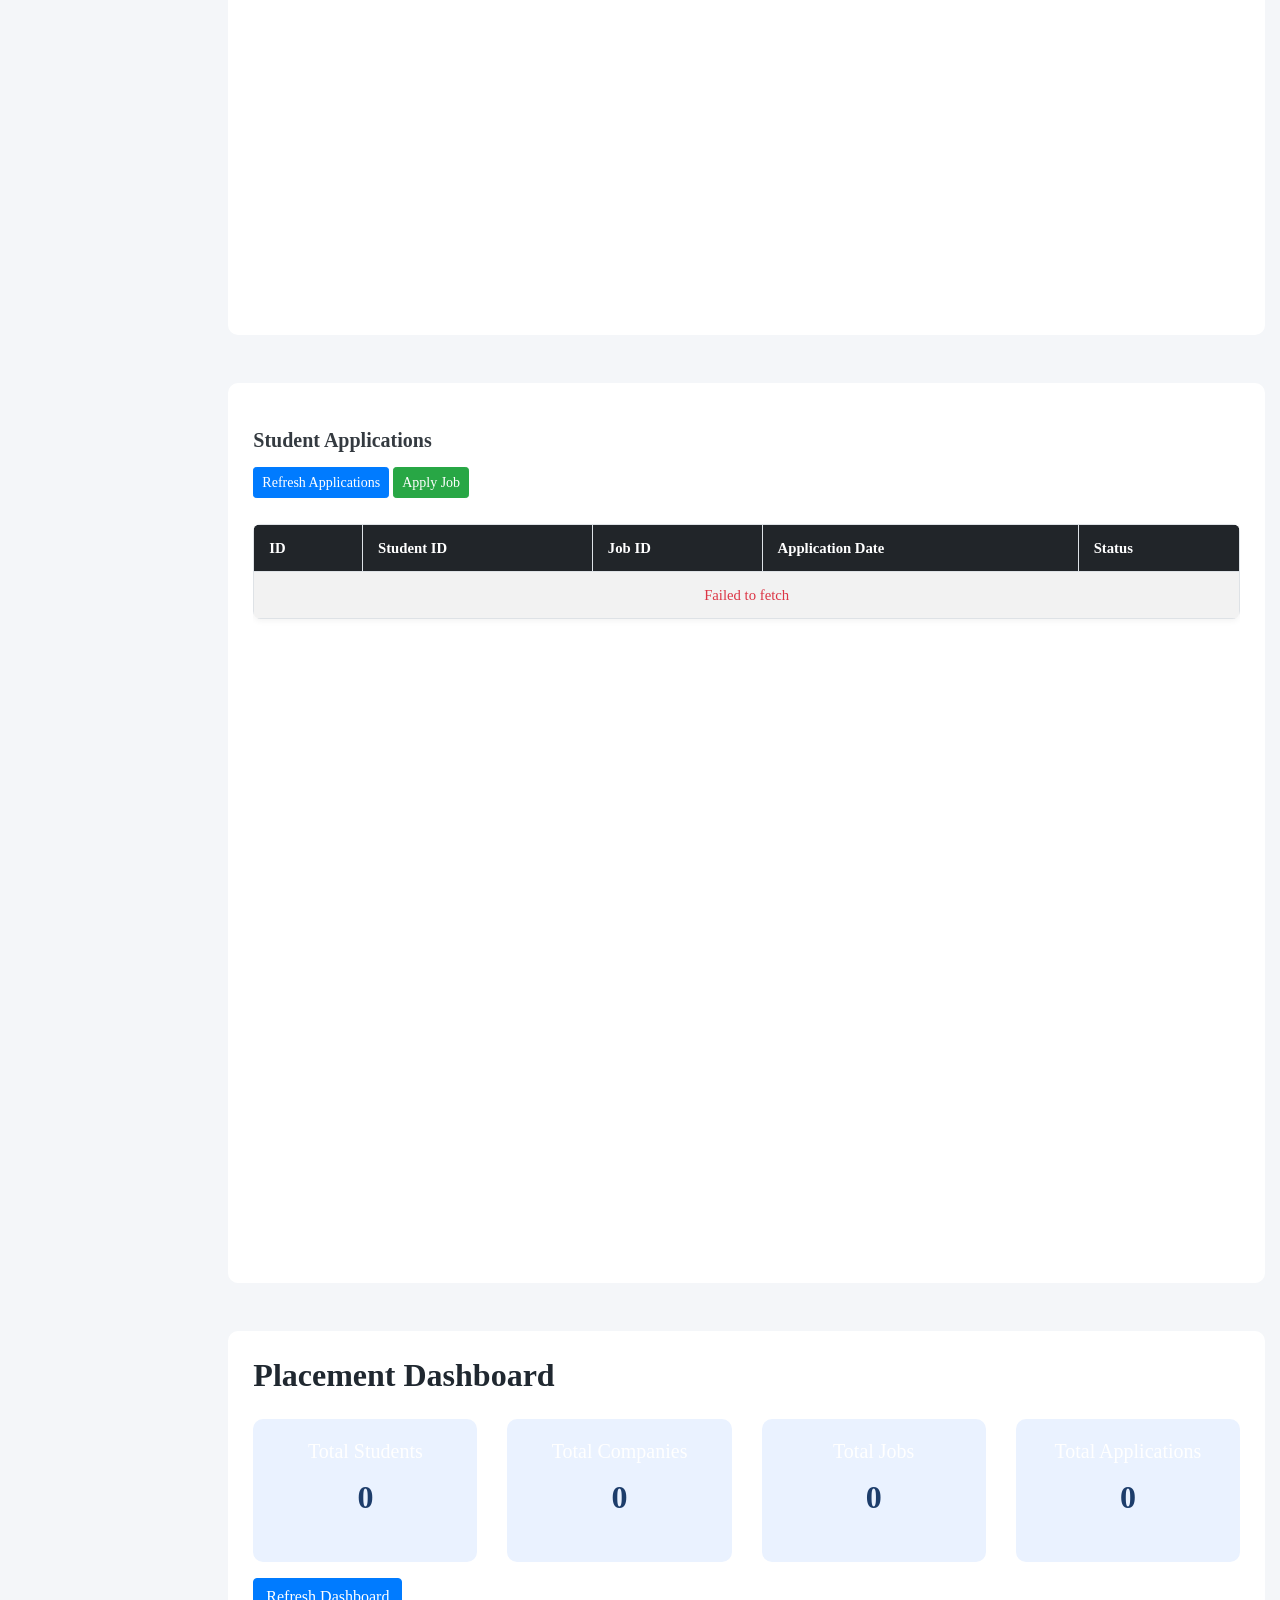
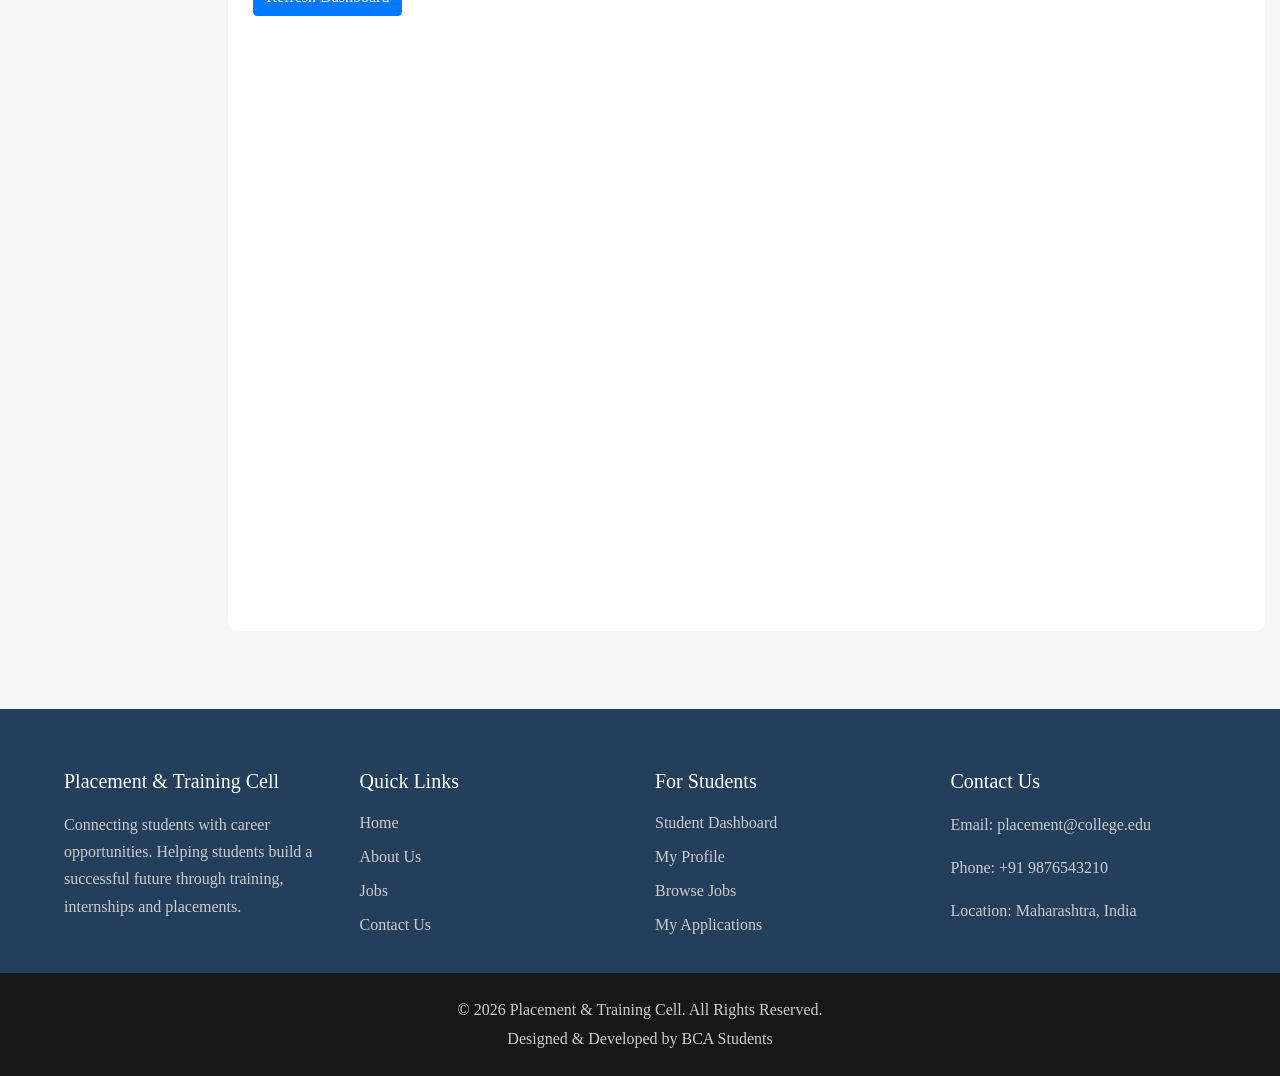
<file: src/main/resources/static/placement/studentdashboard.html>
<!DOCTYPE html>
<html lang="en">

<head>
    <meta charset="UTF-8">
    <meta name="viewport" content="width=device-width, initial-scale=1.0">
    <title>Placement Management System</title>
    <link href="css/bootstrap.min.css" rel="stylesheet">
    <link href="style.css" rel="stylesheet">
</head>

<body>

    <!-- Navigation Bar -->
    <nav class="navbar navbar-dark bg-dark sticky-top">
        <div class="container-fluid px-4">
            <h3 class="text-white mb-0">Placement & Training Cell</h3>
            <a href="index.html" class="btn btn-danger btn-sm mb-3">
                            Log Out
                        </a>

        </div>
    </nav>

    <!-- Main Layout -->
    <div class="container-fluid mt-4">
        <div class="row">

            <!-- Sidebar -->
            <div class="col-md-2">
                <div class="sidebar p-3 bg-light rounded position-sticky" style="top: 80px;">
                    <h4>Student Dashboard</h4>
                    <ul class="nav flex-column">
                        <li class="nav-item"><a class="nav-link" href="#job">Jobs</a></li>
                        <li class="nav-item"><a class="nav-link" href="#studentsSection">Students</a></li>
                        <li class="nav-item"><a class="nav-link" href="#application">Applications</a></li>
                        <li class="nav-item"><a class="nav-link" href="#dashboard">Dashboard</a></li>
                        <li class="nav-item"><a class="nav-link" href="#contact">Contact Us</a></li>
                         <li class="nav-item"><a class="nav-link" href="student-profile.html">Profile</a></li>
                         

                    </ul>
                </div>
            </div>

            <!-- Main Content -->
            <div class="col-md-10">

                <!-- JOB SECTION -->
                <section id="job">
                    <h2>Available Jobs</h2>
                    <div class="table-box">
                        <button class="btn btn-primary btn-sm mb-3" onclick="loadJobs()">
                            Refresh List
                        </button>

                        <div class="table-responsive">
                            <table class="table table-bordered table-striped">
                                <thead class="table-dark">
                                    <tr>
                                        <th>ID</th>
                                        <th>Company</th>
                                        <th>Job Title</th>
                                        <th>Location</th>
                                        <th>Salary</th>
                                        <th>Vacancies</th>
                                        <th>Job Type</th>
                                        <th>Actions</th>
                                    </tr>
                                </thead>
                                <tbody id="jobTable">
                                    <tr>
                                        <td colspan="8" class="text-center">Loading Jobs...</td>
                                    </tr>
                                </tbody>
                            </table>
                        </div>
                    </div>

                    <!-- Job Details Modal -->
                    <div id="viewModal" class="modal" tabindex="-1" style="background: rgba(0,0,0,0.5);">
                        <div class="modal-dialog">
                            <div class="modal-content p-3">
                                <div class="d-flex justify-content-between mb-3">
                                    <h5>Job Details</h5>
                                    <button class="btn btn-danger btn-sm" onclick="closeView()">Close</button>
                                </div>
                                <div id="jobDetails"></div>
                            </div>
                        </div>
                    </div>
                </section>

                <!-- STUDENTS SECTION -->
                <section id="studentsSection" class="mt-5">
                    <h2>Registered Students</h2>
                    <button type="button" class="btn btn-primary btn-sm mb-3" onclick="loadStudents()">
                        Refresh List
                    </button>

                    <div class="table-responsive">
                        <table class="table table-bordered table-striped">
                            <thead class="table-dark">
                                <tr>
                                    <th>Student ID</th>
                                    <th>Full Name</th>
                                    <th>Email</th>
                                    <th>Mobile</th>
                                    <th>Department</th>
                                    <th>Graduation Year</th>
                                </tr>
                            </thead>
                            <tbody id="studentTableBody">
                                <tr>
                                    <td colspan="6" class="text-center">Loading students...</td>
                                </tr>
                            </tbody>
                        </table>
                    </div>
                </section>

                <!-- APPLICATION SECTION -->
                <section id="application" class="mt-5">
                    <h2>Student Applications</h2>
                    <button class="btn btn-primary btn-sm mb-3" onclick="loadApplications()">
                        Refresh Applications
                    </button>
                    <a href="application.html" class="btn btn-success btn-sm mb-3">
                        Apply Job
                    </a>

                    <div class="table-responsive">
                        <table class="table table-bordered table-striped">
                            <thead class="table-dark">
                                <tr>
                                    <th>ID</th>
                                    <th>Student ID</th>
                                    <th>Job ID</th>
                                    <th>Application Date</th>
                                    <th>Status</th>
                                </tr>
                            </thead>
                            <tbody id="applicationTable">
                                <tr>
                                    <td colspan="5" class="text-center">Loading Applications...</td>
                                </tr>
                            </tbody>
                        </table>
                    </div>
                </section>

                <!-- DASHBOARD SECTION -->
                <section id="dashboard" class="mt-5">
                    <h2>Placement Dashboard</h2>
                    <div class="row g-3">
                        <div class="col-md-3">
                            <div class="card dashboard-card">
                                <div class="card-body">
                                    <h5>Total Students</h5>
                                    <h2 id="totalStudents">0</h2>
                                </div>
                            </div>
                        </div>
                        <div class="col-md-3">
                            <div class="card dashboard-card">
                                <div class="card-body">
                                    <h5>Total Companies</h5>
                                    <h2 id="totalCompanies">0</h2>
                                </div>
                            </div>
                        </div>
                        <div class="col-md-3">
                            <div class="card dashboard-card">
                                <div class="card-body">
                                    <h5>Total Jobs</h5>
                                    <h2 id="totalJobs">0</h2>
                                </div>
                            </div>
                        </div>
                        <div class="col-md-3">
                            <div class="card dashboard-card">
                                <div class="card-body">
                                    <h5>Total Applications</h5>
                                    <h2 id="totalApplications">0</h2>
                                </div>
                            </div>
                        </div>
                    </div>

                    <button class="btn btn-primary mt-3" onclick="loadDashboard()">
                        Refresh Dashboard
                    </button>
                </section>

            </div>
        </div>
    </div>

    <!-- FOOTER -->
    <footer class="footer mt-5" id="contact">
        <div class="footer-container">
            <div class="footer-section">
                <h3>Placement & Training Cell</h3>
                <p>
                    Connecting students with career opportunities.
                    Helping students build a successful future through
                    training, internships and placements.
                </p>
            </div>

            <div class="footer-section">
                <h3>Quick Links</h3>
                <ul>
                    <li><a href="index.html">Home</a></li>
                    <li><a href="about.html">About Us</a></li>
                    <li><a href="#job">Jobs</a></li>
                    <li><a href="#contact">Contact Us</a></li>
                </ul>
            </div>

            <div class="footer-section">
                <h3>For Students</h3>
                <ul>
                    <li><a href="student-dashboard.html">Student Dashboard</a></li>
                    <li><a href="view-profile.html">My Profile</a></li>
                    <li><a href="#job">Browse Jobs</a></li>
                    <li><a href="my-applications.html">My Applications</a></li>
                </ul>
            </div>

            <div class="footer-section" id="footerContact">
                <h3>Contact Us</h3>
                <p>Email: placement@college.edu</p>
                <p>Phone: +91 9876543210</p>
                <p>Location: Maharashtra, India</p>
            </div>
        </div>

        <div class="footer-bottom">
            <p>&copy; 2026 Placement & Training Cell. All Rights Reserved.</p>
            <p>Designed & Developed by BCA Students</p>
        </div>
    </footer>

    <!-- Bootstrap JS -->
    <script src="js/bootstrap.bundle.min.js"></script>

    <script>
        const JOBS_API = "http://localhost:8080/api/jobs";
        const COMPANIES_API = "http://localhost:8080/api/companies";
        const APPLICATIONS_API = "http://localhost:8080/api/applications";
        const STUDENTS_API = "http://localhost:8080/api/stdinfo";

        // 1. LOAD ALL JOBS
        async function loadJobs() {
            const table = document.getElementById("jobTable");
            try {
                const response = await fetch(JOBS_API);
                if (!response.ok) throw new Error("Unable to load jobs");

                const jobs = await response.json();
                table.innerHTML = "";

                if (jobs.length === 0) {
                    table.innerHTML = `<tr><td colspan="8" class="text-center">No Jobs Available</td></tr>`;
                    return;
                }

                jobs.forEach(job => {
                    const row = document.createElement("tr");
                    const values = [
                        job.id,
                        job.companyName,
                        job.jobTitle,
                        job.location,
                        job.salary,
                        job.vacancies,
                        job.jobType
                    ];

                    values.forEach(value => {
                        const cell = document.createElement("td");
                        cell.textContent = value ?? "";
                        row.appendChild(cell);
                    });

                    const actionCell = document.createElement("td");
                    const viewButton = document.createElement("button");
                    viewButton.textContent = "View";
                    viewButton.className = "btn btn-info btn-sm text-white";
                    viewButton.onclick = () => viewJob(job.id);

                    actionCell.appendChild(viewButton);
                    row.appendChild(actionCell);
                    table.appendChild(row);
                });
            } catch (error) {
                table.innerHTML = `<tr><td colspan="8" class="text-center text-danger">Error: ${error.message}</td></tr>`;
            }
        }

        // 2. VIEW SINGLE JOB DETAILS
        async function viewJob(id) {
            try {
                const response = await fetch(`${JOBS_API}/${id}`);
                if (!response.ok) throw new Error("Unable to load job details");

                const job = await response.json();
                const details = document.getElementById("jobDetails");
                details.innerHTML = "";

                const fields = [
                    ["ID", job.id],
                    ["Company", job.companyName],
                    ["Job Title", job.jobTitle],
                    ["Location", job.location],
                    ["Salary", job.salary],
                    ["Vacancies", job.vacancies],
                    ["Job Type", job.jobType],
                    ["Description", job.description ?? "No description provided."]
                ];

                fields.forEach(([label, val]) => {
                    const p = document.createElement("p");
                    const strong = document.createElement("strong");
                    strong.textContent = `${label}: `;
                    p.appendChild(strong);
                    p.appendChild(document.createTextNode(val ?? ""));
                    details.appendChild(p);
                });

                document.getElementById("viewModal").style.display = "block";
            } catch (error) {
                alert("Error: " + error.message);
            }
        }

        function closeView() {
            document.getElementById("viewModal").style.display = "none";
        }

        // 3. LOAD STUDENT LIST
        async function loadStudents() {
            const tbody = document.getElementById("studentTableBody");
            try {
                const response = await fetch(STUDENTS_API);
                if (!response.ok) throw new Error("Unable to fetch student list");

                const students = await response.json();
                tbody.innerHTML = "";

                if (!students || students.length === 0) {
                    tbody.innerHTML = `<tr><td colspan="6" class="text-center">No student profiles found.</td></tr>`;
                    return;
                }

                students.forEach(student => {
                    const row = document.createElement("tr");
                    const fields = [
                        student.studentId ?? student.id,
                        student.fullName,
                        student.email,
                        student.phone,
                        student.department,
                        student.graduationYear
                    ];

                    fields.forEach(value => {
                        const td = document.createElement("td");
                        td.textContent = value ?? "";
                        row.appendChild(td);
                    });

                    tbody.appendChild(row);
                });
            } catch (error) {
                tbody.innerHTML = `<tr><td colspan="6" class="text-center text-danger">Error loading students: ${error.message}</td></tr>`;
            }
        }

        // 4. LOAD ALL APPLICATIONS
        async function loadApplications() {
            const table = document.getElementById("applicationTable");
            try {
                table.innerHTML = `<tr><td colspan="5" class="text-center">Loading Applications...</td></tr>`;
                const response = await fetch(APPLICATIONS_API);
                if (!response.ok) throw new Error("Unable to load applications");

                const applications = await response.json();
                table.innerHTML = "";

                if (applications.length === 0) {
                    table.innerHTML = `<tr><td colspan="5" class="text-center">No Applications Found</td></tr>`;
                    return;
                }

                applications.forEach(app => {
                    const row = document.createElement("tr");
                    const values = [
                        app.id,
                        app.studentId,
                        app.jobId,
                        app.applicationDate,
                        app.status
                    ];

                    values.forEach(value => {
                        const td = document.createElement("td");
                        td.textContent = value ?? "";
                        row.appendChild(td);
                    });

                    table.appendChild(row);
                });
            } catch (error) {
                table.innerHTML = `<tr><td colspan="5" class="text-center text-danger">${error.message}</td></tr>`;
            }
        }

        // 5. LOAD DASHBOARD COUNTS
        async function loadDashboard() {
            try {
                const [s, c, j, a] = await Promise.all([
                    fetch(STUDENTS_API),
                    fetch(COMPANIES_API),
                    fetch(JOBS_API),
                    fetch(APPLICATIONS_API)
                ]);

                if (s.ok) {
                    const students = await s.json();
                    document.getElementById("totalStudents").textContent = students.length;
                }
                if (c.ok) {
                    const companies = await c.json();
                    document.getElementById("totalCompanies").textContent = companies.length;
                }
                if (j.ok) {
                    const jobs = await j.json();
                    document.getElementById("totalJobs").textContent = jobs.length;
                }
                if (a.ok) {
                    const applications = await a.json();
                    document.getElementById("totalApplications").textContent = applications.length;
                }
            } catch (error) {
                console.error("Dashboard error:", error);
            }
        }

        // INITIALIZE PAGE DATA ONCE
        window.addEventListener("DOMContentLoaded", () => {
            loadJobs();
            loadStudents();
            loadApplications();
            loadDashboard();
        });
    </script>

</body>
</html>
</file>
<file: src/main/resources/static/placement/style.css>
html {
    scroll-behavior: smooth;
    scroll-padding-top: 85px;
}

body {
    background: #f4f6f9;
    font-family: 'Times New Roman', Times, serif;
}

.sidebar {
    top: 80px;
    border: 1px solid #ddd;
    position: fixed;
    
}

.sidebar h4 {
    font-weight: bold;
    margin-bottom: 20px;
}

.sidebar .nav-link {
    color: #2e465b;
    padding: 12px;
    border-radius: 5px;
}

.sidebar .nav-link:hover {
    background: #0d6efd;
    color: white;
}

section {
    min-height:100vh ;
    padding: 25px;
    background: white;
    border-radius: 10px;
    margin-bottom: 30px;
    scroll-margin-top: 85px;
}

section h2 {
    margin-bottom: 25px;
    font-weight: bold;
    color: #202830;
}

.table-responsive {
    width: 100%;
}

.dashboard-card {
    min-height: 130px;
    border: none;
    background: #eaf2ff;
    border-radius: 10px;
    text-align: center;
}

.dashboard-card h2 {
    color: #1d3d6b;
    margin-top: 15px;
}

.footer {
    background: #243f5b;
    color: white;
    padding-top: 40px;
}

.footer-container {
    display: grid;
    grid-template-columns: repeat(4, 1fr);
    gap: 30px;
    padding: 20px 5%;
}

.footer-section h3 {
    font-size: 20px;
    margin-bottom: 18px;
}

.footer-section p {
    color: #ccc;
    line-height: 1.7;
}

.footer-section ul {
    list-style: none;
    padding: 0;
}

.footer-section ul li {
    margin-bottom: 10px;
}

.footer-section a {
    color: #ccc;
    text-decoration: none;
}

.footer-section a:hover {
    color: white;
}

.footer-bottom {
    text-align: center;
    background: #151719;
    padding: 20px;
}

.footer-bottom p {
    margin: 5px;
    color: #ccc;
}

@media(max-width: 768px) {
    .footer-container {
        grid-template-columns: repeat(2, 1fr);
    }

    .sidebar {
        position: static !important;
        margin-bottom: 20px;
    }
}

@media(max-width: 480px) {
    .footer-container {
        grid-template-columns: 1fr;
    }
}
h5{
    color: white;
}

a{
    color: white;
}
/* =========================================
   APPLICATION SECTION STYLING
   ========================================= */

#application .container {
    background: #ffffff;
    padding: 25px 30px;
    border-radius: 10px;
    box-shadow: 0 4px 12px rgba(0, 0, 0, 0.08);
    border: 1px solid #e9ecef;
}

#application h1 {
    font-size: 1.75rem;
    font-weight: 700;
    color: #212529;
    margin-bottom: 15px;
    padding-bottom: 10px;
    border-bottom: 2px solid #0d6efd;
}

#application h2 {
    font-size: 1.25rem;
    font-weight: 600;
    color: #343a40;
    margin-top: 20px;
    margin-bottom: 15px;
}

/* Form Grid Layout */
#application .form-grid {
    display: grid;
    grid-template-columns: repeat(auto-fit, minmax(200px, 1fr));
    gap: 15px;
    margin-bottom: 18px;
}

#application .form-grid input,
#application .form-grid select {
    width: 100%;
    padding: 10px 14px;
    font-size: 0.95rem;
    color: #212529;
    background-color: #f8f9fa;
    border: 1px solid #ced4da;
    border-radius: 6px;
    transition: border-color 0.2s ease, box-shadow 0.2s ease, background-color 0.2s ease;
}

#application .form-grid input:focus,
#application .form-grid select:focus {
    outline: none;
    background-color: #ffffff;
    border-color: #0d6efd;
    box-shadow: 0 0 0 3px rgba(13, 110, 253, 0.15);
}

/* Action Buttons (.save, .cancel, .view) */
#application .actions {
    display: flex;
    flex-wrap: wrap;
    gap: 10px;
    margin-bottom: 15px;
}

#application .actions button {
    padding: 9px 18px;
    font-size: 0.9rem;
    font-weight: 600;
    border: none;
    border-radius: 6px;
    cursor: pointer;
    transition: transform 0.1s ease, background-color 0.2s ease, box-shadow 0.2s ease;
}

#application .actions button:active {
    transform: scale(0.98);
}

#application .actions button.save {
    background-color: #198754;
    color: #ffffff;
}

#application .actions button.save:hover {
    background-color: #157347;
    box-shadow: 0 3px 8px rgba(25, 135, 84, 0.25);
}

#application .actions button.cancel {
    background-color: #6c757d;
    color: #ffffff;
}

#application .actions button.cancel:hover {
    background-color: #5c636a;
}

#application .actions button.view {
    background-color: #0d6efd;
    color: #ffffff;
}

#application .actions button.view:hover {
    background-color: #0b5ed7;
    box-shadow: 0 3px 8px rgba(13, 110, 253, 0.25);
}

/* Status Feedback Message */
#application #message {
    font-size: 0.95rem;
    font-weight: 600;
    min-height: 22px;
    margin: 8px 0 16px;
}

/* Application Table Styling (Matches Bootstrap Dark Header Tables) */
#application table {
    width: 100%;
    border-collapse: collapse;
    margin-top: 10px;
    background-color: #ffffff;
    border-radius: 8px;
    overflow: hidden;
    box-shadow: 0 2px 6px rgba(0, 0, 0, 0.05);
}

#application table thead {
    background-color: #212529;
    color: #ffffff;
}

#application table th,
#application table td {
    padding: 12px 15px;
    text-align: left;
    border: 1px solid #dee2e6;
    font-size: 0.92rem;
    vertical-align: middle;
}

#application table tbody tr:nth-child(even) {
    background-color: #f8f9fa;
}

#application table tbody tr:hover {
    background-color: #eef4ff;
    transition: background-color 0.15s ease;
}
</file>
